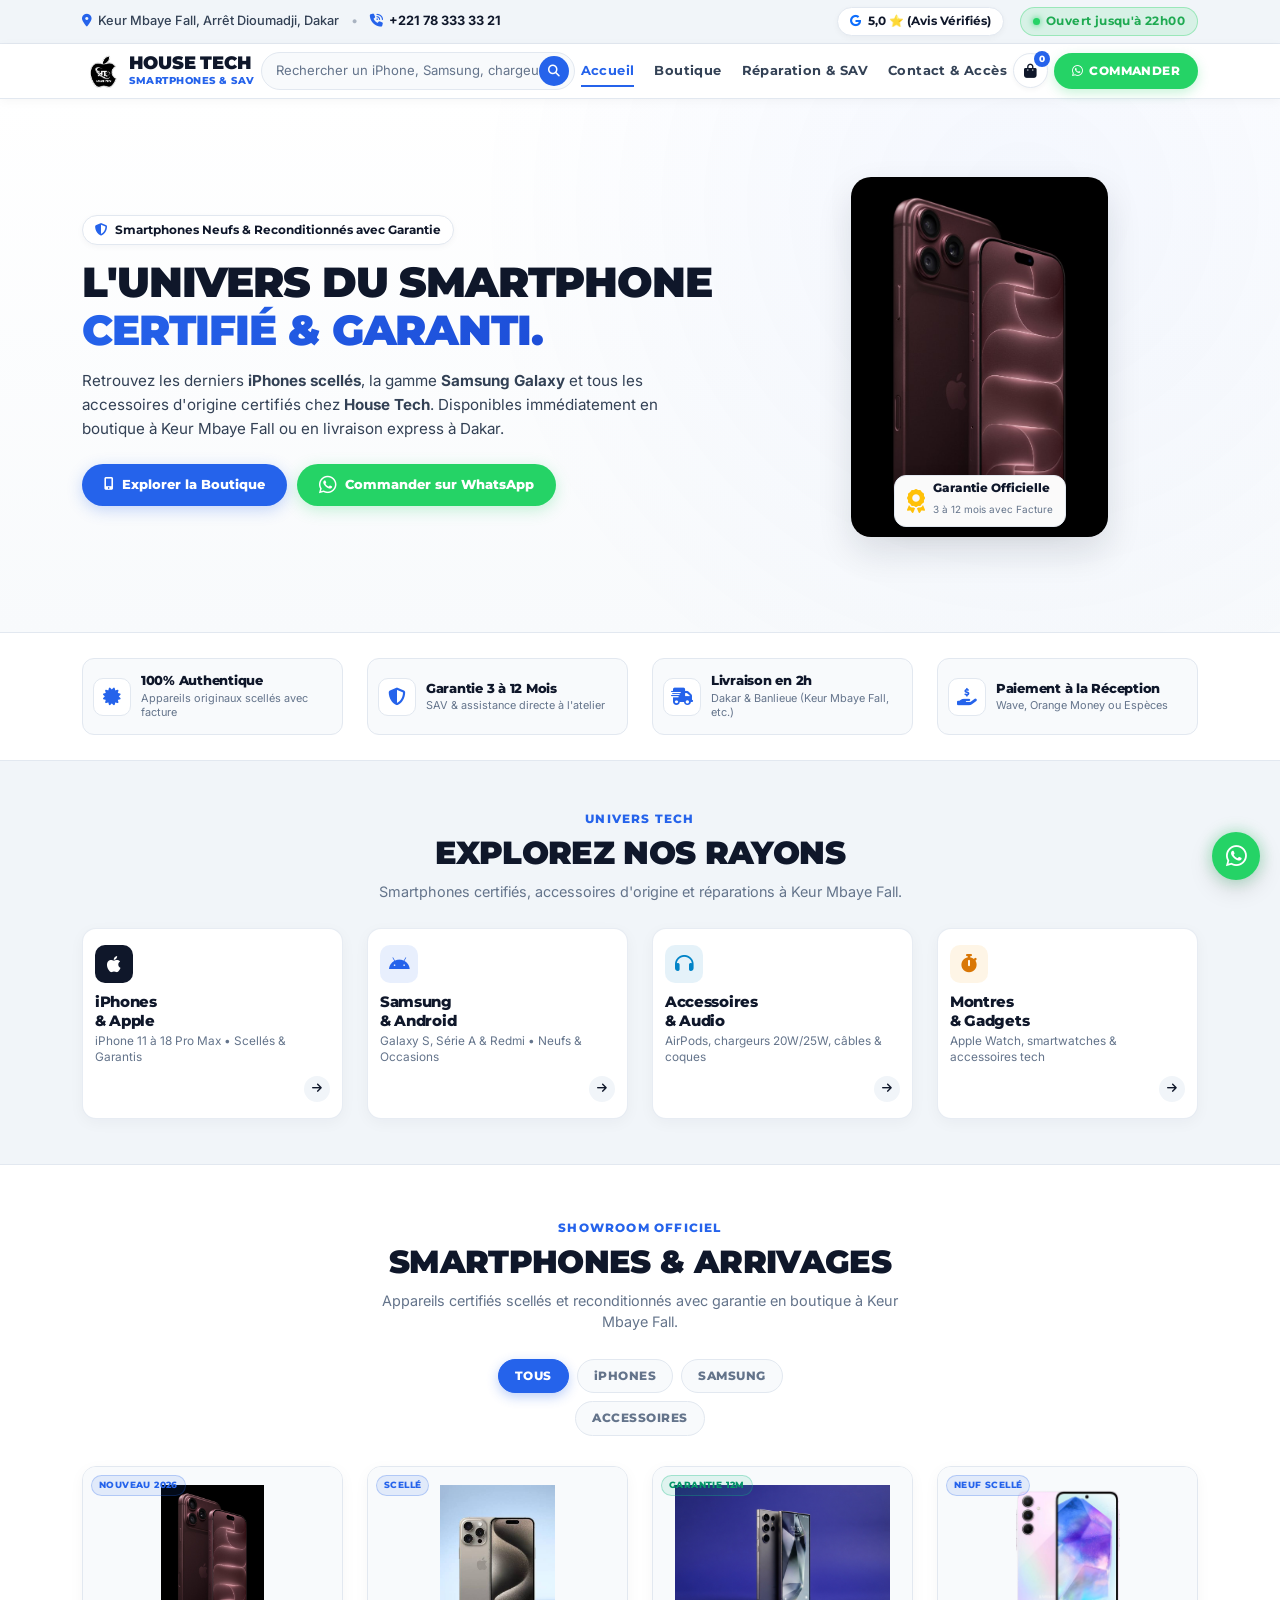
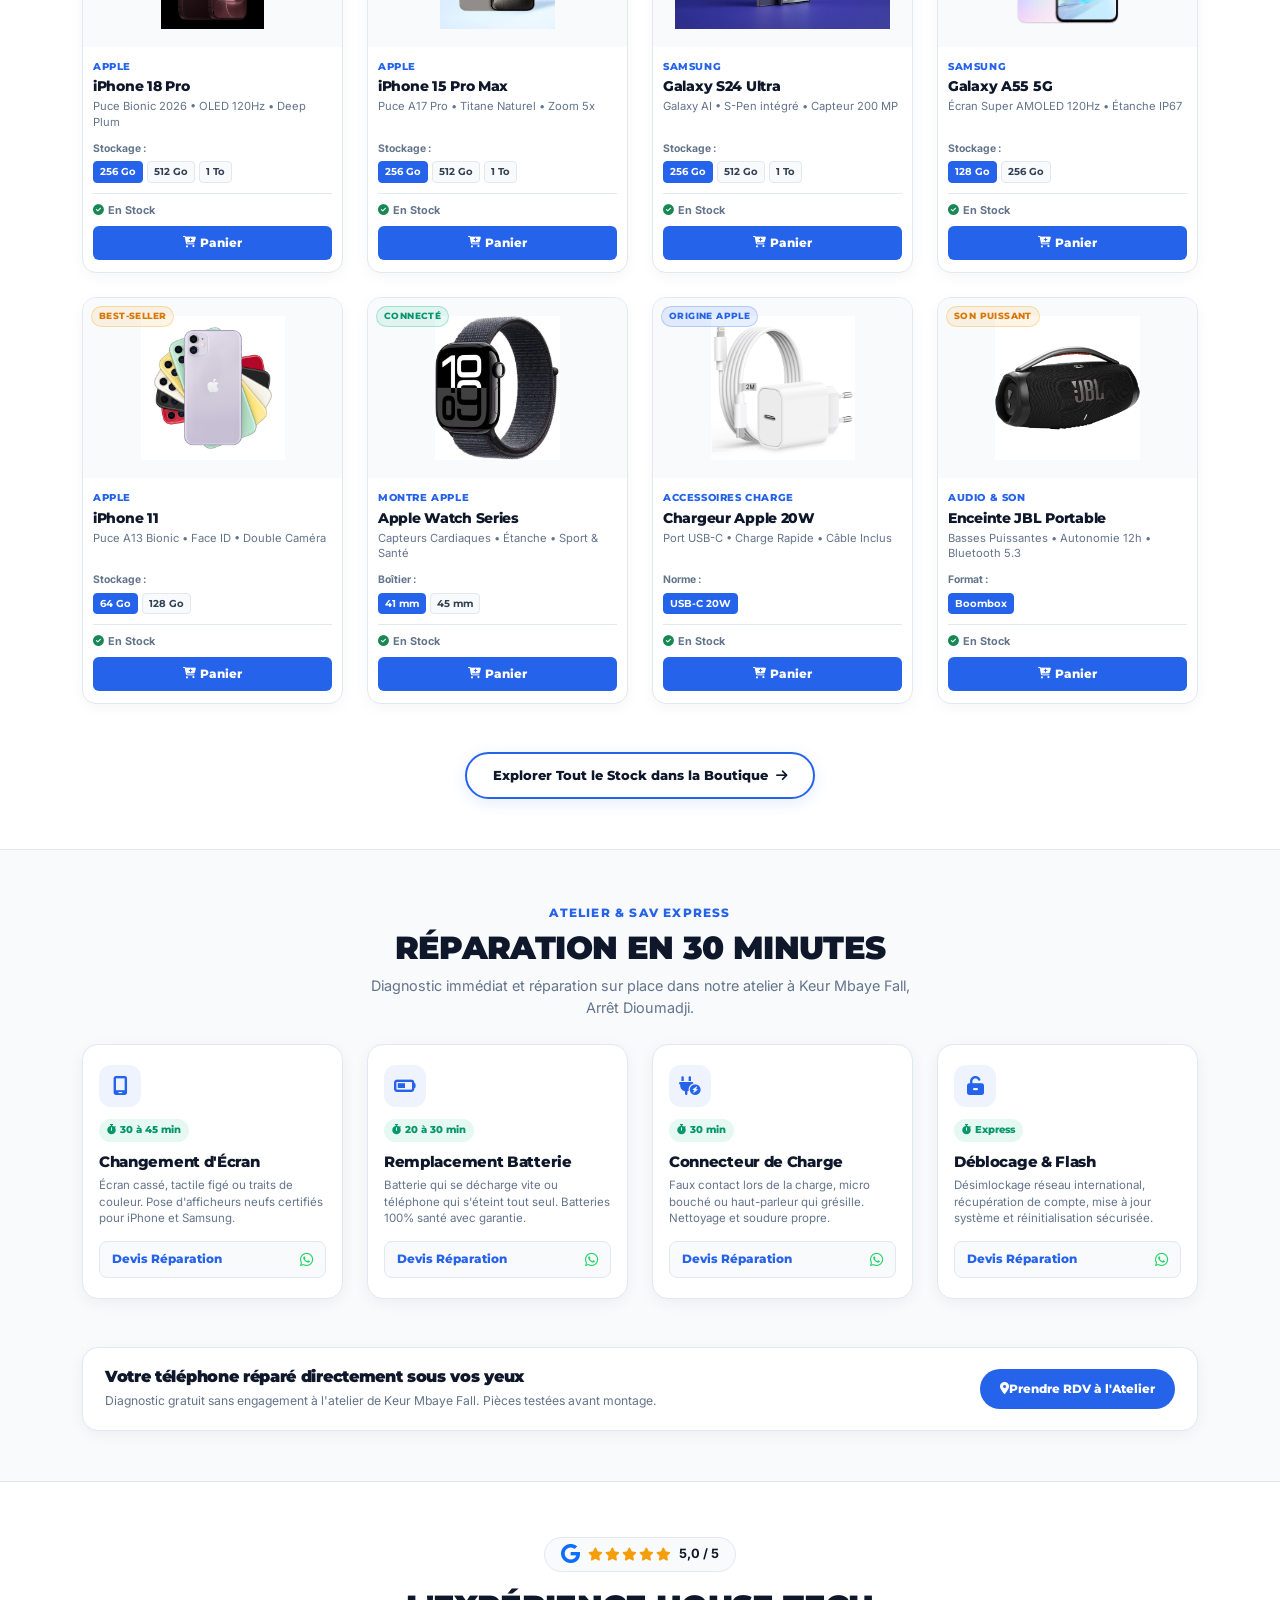
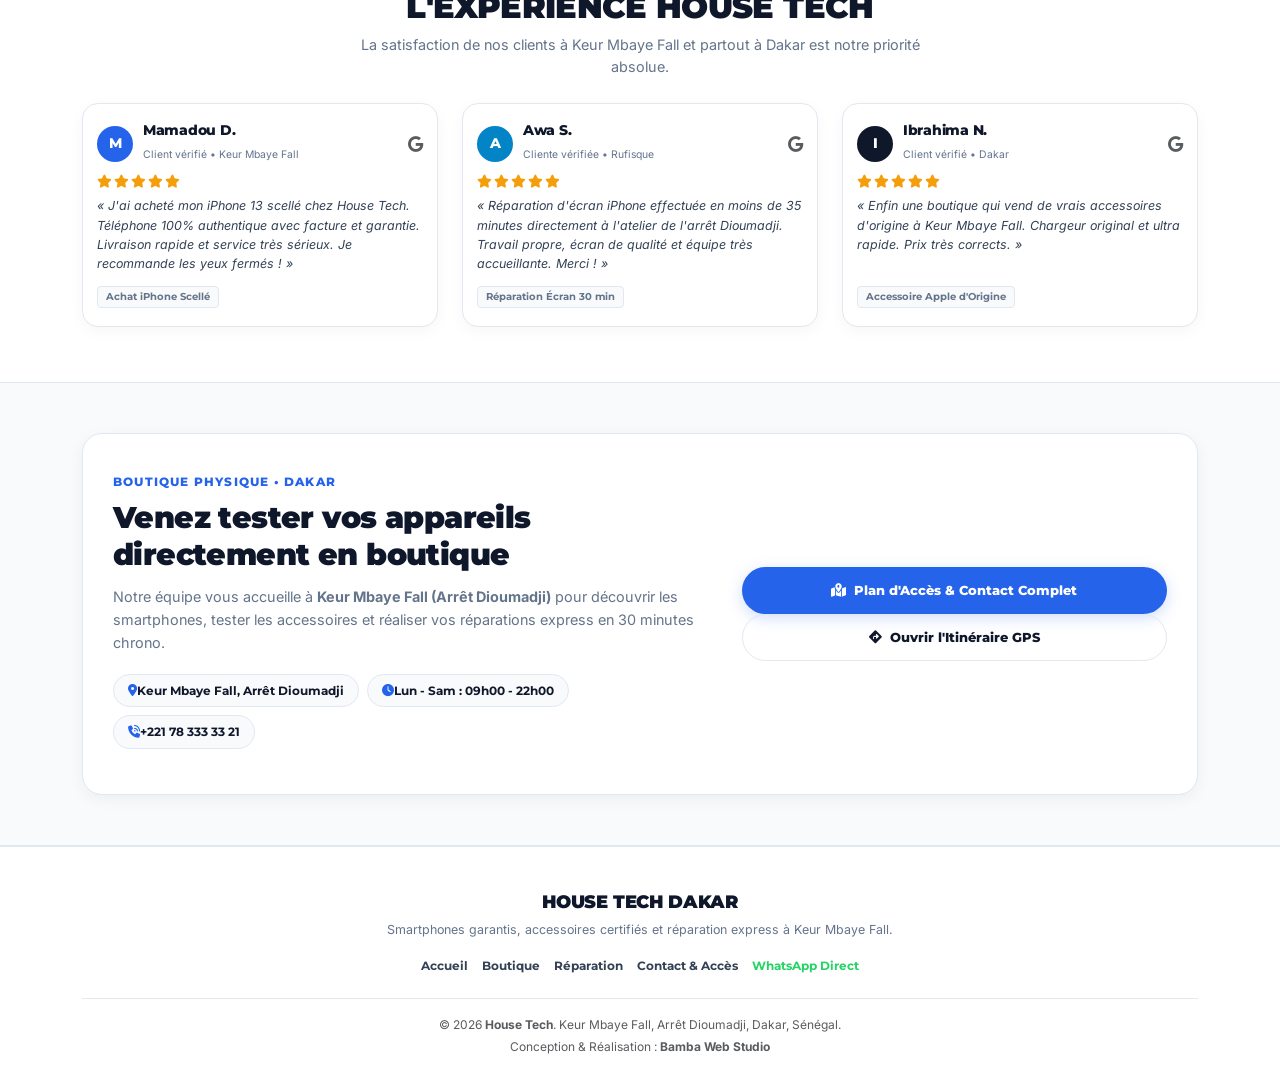
<file: index.html>
<!DOCTYPE html>
<html lang="fr" class="scroll-smooth">

<head>
    <!-- ==========================================================================
            MÉTADONNÉES DE BASE & PERFORMANCE
         ========================================================================== -->
    <meta charset="UTF-8">
    <meta name="viewport" content="width=device-width, initial-scale=1.0">
    <meta http-equiv="X-UA-Compatible" content="IE=edge">
    <meta name="author" content="Bamba Web Studio - Khadim Seck">
    <meta name="robots" content="index, follow">
    <meta name="geo.region" content="SN-DK">
    <meta name="geo.placename" content="Dakar">
    <meta name="geo.position" content="14.7485;-17.3248">
    <meta name="ICBM" content="14.7485, -17.3248">

    <!-- Titre Officiel & SEO -->
    <title>House Tech Dakar | Smartphones Neufs &amp; Reconditionnés, Accessoires &amp; Réparation</title>
    <meta name="description"
        content="House Tech (Keur Mbaye Fall, Arrêt Dioumadji) : Vente d'iPhones scellés, Samsung Galaxy, accessoires certifiés et atelier de réparation express en 30 min à Dakar.">
    <meta name="keywords"
        content="House Tech Dakar, vente iPhone Dakar, smartphone Keur Mbaye Fall, Samsung Sénégal, réparation téléphone Dakar, chargeur original, Iphone sénégal, Iphone authentique dakar, Iphone authentique Sénégal, Bamba Web Studio">

    <!-- Favicon Officiel (Logo Pomme HT) -->
    <link rel="icon" type="image/png" href="assets/img/logo/logo.png">
    <link rel="shortcut icon" href="assets/img/logo/logo.png" type="image/x-icon">

    <!-- Open Graph (Partage WhatsApp & Réseaux Sociaux) -->
    <meta property="og:type" content="website">
    <meta property="og:title" content="House Tech Dakar | Smartphones &amp; Accessoires d'Origine">
    <meta property="og:description"
        content="Smartphones garantis jusqu'à 12 mois, accessoires certifiés et réparation express à Keur Mbaye Fall.">
    <meta property="og:image" content="assets/img/logo/logo.png">
    <meta property="og:url" content="https://housetech.sn">
    <meta property="og:locale" content="fr_SN">

    <!-- Optimisation Vitesse : Pré-connexion aux polices Google Fonts -->
    <link rel="preconnect" href="https://fonts.googleapis.com">
    <link rel="preconnect" href="https://fonts.gstatic.com" crossorigin>
    <link
        href="https://fonts.googleapis.com/css2?family=Inter:wght@400;500;600;700&family=Montserrat:wght@600;700;800;900&display=swap"
        rel="stylesheet">

    <!-- Frameworks Légers CDN (Bootstrap 5.3 & FontAwesome 6) -->
    <link href="https://cdn.jsdelivr.net/npm/bootstrap@5.3.3/dist/css/bootstrap.min.css" rel="stylesheet"
        integrity="sha384-QWTKZyjpPEjISv5WaRU9OFeRpok6YctnYmDr5pNlyT2bRjXh0JMhjY6hW+ALEwIH" crossorigin="anonymous">
    <link rel="stylesheet" href="https://cdnjs.cloudflare.com/ajax/libs/font-awesome/6.5.1/css/all.min.css">

    <!-- Feuille de Style Officielle House Tech -->
    <link rel="stylesheet" href="assets/css/style.css">
</head>

<body id="page-top">

    <!-- ==========================================================================
            SECTION 1 : TOPBAR CLAIRE TECH (CONTACT DIRECT & HORAIRES)
         ========================================================================== -->
    <div class="topbar-light">
        <div class="container">
            <div class="topbar-flex">
                <!-- Coordonnées Physiques & Appel -->
                <div class="topbar-left">
                    <span class="topbar-item">
                        <i class="fas fa-location-dot text-tech-blue"></i>
                        Keur Mbaye Fall, Arrêt Dioumadji, Dakar
                    </span>
                    <span class="topbar-sep d-none d-md-inline">•</span>
                    <span class="topbar-item">
                        <i class="fas fa-phone-volume text-tech-blue"></i>
                        <a href="tel:+221783333321">+221 78 333 33 21</a>
                    </span>
                </div>

                <!-- Preuve Sociale Google & Statut d'Ouverture -->
                <div class="topbar-right d-none d-md-flex align-items-center gap-3">
                    <span class="badge-google">
                        <i class="fab fa-google text-primary me-1"></i> 5,0 ⭐ (Avis Vérifiés)
                    </span>
                    <span class="badge-status-open">
                        <span class="pulse-indicator"></span> Ouvert jusqu'à 22h00
                    </span>
                </div>
            </div>
        </div>
    </div>
    <!-- ==========================================================================
            SECTION 2 : HEADER E-COMMERCE TECH (LOGO HT, RECHERCHE & PANIER)
         ========================================================================== -->
    <header class="main-header sticky-top">
        <div class="container">
            <div class="header-row">
                <!-- 1. Logo Officiel House Tech -->
                <!-- 1. Logo Officiel House Tech -->
                <a class="brand-box" href="index.html">
                    <img src="assets/img/logo/logo.png" alt="House Tech Dakar" class="brand-logo">
                    <div class="brand-text">
                        <span class="brand-title">HOUSE TECH</span>
                        <span class="brand-sub d-none d-sm-inline">SMARTPHONES &amp; SAV</span>
                    </div>
                </a>

                <!-- 2. Barre de Recherche en Direct (Style TechShop / E-commerce Pro) -->
                <div class="header-search-box d-none d-lg-flex">
                    <form class="search-form" onsubmit="event.preventDefault();">
                        <input type="text" id="liveSearchInput" placeholder="Rechercher un iPhone, Samsung, chargeur, écouteurs..." autocomplete="off">
                        <button type="submit" aria-label="Rechercher">
                            <i class="fas fa-magnifying-glass"></i>
                        </button>
                    </form>
                </div>

                <!-- 3. Navigation Liens Principaux (Multi-Pages) -->
                <nav class="header-nav d-none d-xl-flex">
                    <a href="index.html" class="nav-link-custom active">Accueil</a>
                    <a href="boutique.html" class="nav-link-custom">Boutique</a>
                    <a href="reparation.html" class="nav-link-custom">Réparation &amp; SAV</a>
                    <a href="contact.html" class="nav-link-custom">Contact &amp; Accès</a>
                </nav>

                <!-- 4. Actions : Panier, WhatsApp Direct & Burger Mobile -->
                <div class="header-actions">
                    <!-- Bouton Panier Interactif -->
                    <button class="cart-trigger-btn" id="openCartBtn" type="button" aria-label="Voir le panier">
                        <i class="fas fa-bag-shopping"></i>
                        <span class="cart-counter" id="cartCount">0</span>
                    </button>

                    <!-- Bouton WhatsApp Commande -->
                    <a href="https://wa.me/221783333321?text=Bonjour%20House%20Tech,%20je%20souhaite%20commander%20un%20appareil"
                        target="_blank" rel="noopener noreferrer" class="btn-whatsapp-direct d-none d-sm-inline-flex">
                        <i class="fab fa-whatsapp"></i>
                        <span>COMMANDER</span>
                    </a>

                    <!-- Bouton Menu Burger Mobile -->
                    <button class="burger-menu-btn d-xl-none" id="mobileMenuBtn" type="button" aria-label="Menu">
                        <i class="fas fa-bars-staggered"></i>
                    </button>
                </div>
            </div>

            <!-- Barre de Recherche sur Smartphone (Visible sous 992px) -->
            <div class="mobile-search-row d-lg-none py-2">
                <form class="search-form" onsubmit="event.preventDefault();">
                    <input type="text" placeholder="Rechercher un iPhone, Samsung, accessoire..." autocomplete="off">
                    <button type="submit" aria-label="Rechercher">
                        <i class="fas fa-magnifying-glass"></i>
                    </button>
                </form>
            </div>
        </div>

        <!-- Tiroir de Navigation Mobile (Fond Blanc Opaque 100% Étanche) -->
        <div class="mobile-nav-drawer" id="mobileNavDrawer">
            <nav class="mobile-nav-links">
                <a href="index.html" class="m-nav-link active">Accueil</a>
                <a href="boutique.html" class="m-nav-link">Boutique (Tous les smartphones)</a>
                <a href="reparation.html" class="m-nav-link">Atelier Réparation &amp; SAV (Keur Mbaye Fall)</a>
                <a href="contact.html" class="m-nav-link">Accès Boutique &amp; Horaires</a>
                <a href="https://wa.me/221783333321" target="_blank" class="m-nav-link text-whatsapp">
                    <i class="fab fa-whatsapp me-2"></i>WhatsApp Direct : +221 78 333 33 21
                </a>
            </nav>
        </div>
    </header>
    <!-- ==========================================================================
            SECTION 3 : HERO SECTION TECH (ACCROCHE PRESTIGE)
         ========================================================================== -->
    <section class="hero-tech-section">
        <div class="container">
            <div class="row align-items-center g-4 g-lg-5 py-4 py-lg-5">
                <!-- Colonne Gauche : Titre, Slogan & Boutons -->
                <div class="col-lg-7 text-center text-lg-start">
                    <div class="hero-tech-badge">
                        <i class="fas fa-shield-halved text-tech-blue me-2"></i>
                        <span>Smartphones Neufs &amp; Reconditionnés avec Garantie</span>
                    </div>

                    <h1 class="hero-tech-title">
                        L'UNIVERS DU SMARTPHONE <br class="d-none d-md-inline">
                        <span class="text-tech-gradient">CERTIFIÉ &amp; GARANTI.</span>
                    </h1>

                    <p class="hero-tech-desc">
                        Retrouvez les derniers <strong>iPhones scellés</strong>, la gamme <strong>Samsung Galaxy</strong> et tous les accessoires d'origine certifiés chez <strong>House Tech</strong>. Disponibles immédiatement en boutique à Keur Mbaye Fall ou en livraison express à Dakar.
                    </p>

                    <div class="hero-btn-group mb-0">
                        <a href="boutique.html" class="btn-tech-primary">
                            <i class="fas fa-mobile-screen-button me-2"></i>Explorer la Boutique
                        </a>
                        <a href="https://wa.me/221783333321?text=Salamalekoum%20House%20Tech,%20je%20cherche%20un%20smartphone"
                            target="_blank" rel="noopener noreferrer" class="btn-tech-whatsapp">
                            <i class="fab fa-whatsapp me-2 fs-5"></i>Commander sur WhatsApp
                        </a>
                    </div>
                </div>

                <!-- Colonne Droite : Visuel Smartphone HD avec Badge Flottant -->
                <div class="col-lg-5 text-center">
                    <div class="hero-image-wrapper">
                        <div class="floating-tech-badge">
                            <i class="fas fa-award text-warning fs-4"></i>
                            <div class="text-start">
                                <span class="badge-title">Garantie Officielle</span>
                                <small class="badge-sub">3 à 12 mois avec Facture</small>
                            </div>
                        </div>

                        <img src="assets/img/products/iphones/iphone-18-pro.png"
                            alt="Smartphones House Tech Dakar" class="hero-phone-img">
                    </div>
                </div>
            </div>
        </div>
    </section>

    <!-- ==========================================================================
            SECTION 4 : BANDEAU DE RÉASSURANCE & CONFIANCE (LES 4 PILIERS)
         ========================================================================== -->
    <section class="trust-tech-bar">
        <div class="container">
            <div class="row g-3 g-md-4">
                <!-- 1. Authenticité -->
                <div class="col-6 col-lg-3">
                    <div class="trust-card">
                        <div class="trust-icon-box">
                            <i class="fas fa-certificate text-tech-blue"></i>
                        </div>
                        <div class="trust-text">
                            <h4 class="trust-title">100% Authentique</h4>
                            <p class="trust-desc">Appareils originaux scellés avec facture</p>
                        </div>
                    </div>
                </div>

                <!-- 2. Garantie -->
                <div class="col-6 col-lg-3">
                    <div class="trust-card">
                        <div class="trust-icon-box">
                            <i class="fas fa-shield-halved text-tech-blue"></i>
                        </div>
                        <div class="trust-text">
                            <h4 class="trust-title">Garantie 3 à 12 Mois</h4>
                            <p class="trust-desc">SAV &amp; assistance directe à l'atelier</p>
                        </div>
                    </div>
                </div>

                <!-- 3. Livraison Express -->
                <div class="col-6 col-lg-3">
                    <div class="trust-card">
                        <div class="trust-icon-box">
                            <i class="fas fa-truck-fast text-tech-blue"></i>
                        </div>
                        <div class="trust-text">
                            <h4 class="trust-title">Livraison en 2h</h4>
                            <p class="trust-desc">Dakar &amp; Banlieue (Keur Mbaye Fall, etc.)</p>
                        </div>
                    </div>
                </div>

                <!-- 4. Paiement Sécurisé -->
                <div class="col-6 col-lg-3">
                    <div class="trust-card">
                        <div class="trust-icon-box">
                            <i class="fas fa-hand-holding-dollar text-tech-blue"></i>
                        </div>
                        <div class="trust-text">
                            <h4 class="trust-title">Paiement à la Réception</h4>
                            <p class="trust-desc">Wave, Orange Money ou Espèces</p>
                        </div>
                    </div>
                </div>
            </div>
        </div>
    </section>
    <!-- ==========================================================================
            SECTION 5 : RAYONS & UNIVERS VISUELS (ALIGNE AU MILLIMÈTRE)
         ========================================================================== -->
    <section id="rayons" class="departments-section">
        <div class="container">
            <div class="section-title-wrap text-center">
                <span class="section-tag-blue">UNIVERS TECH</span>
                <h2 class="section-heading-dark">EXPLOREZ NOS RAYONS</h2>
                <p class="section-sub-text">Smartphones certifiés, accessoires d'origine et réparations à Keur Mbaye Fall.</p>
            </div>

            <!-- Grille compacte g-2 sur mobile (zéro espace vide disproportionné) -->
            <div class="row g-2 g-md-3 g-lg-4">
                <!-- Rayon 1 -->
                <div class="col-6 col-lg-3">
                    <a href="boutique.html?cat=iphones" class="tech-widget-card">
                        <div class="widget-icon-box icon-apple"><i class="fab fa-apple"></i></div>
                        <h3 class="widget-title">iPhones <span class="d-block">&amp; Apple</span></h3>
                        <p class="widget-desc">iPhone 11 à 18 Pro Max • Scellés &amp; Garantis</p>
                        <div class="widget-footer">
                            <span class="widget-action-circle"><i class="fas fa-arrow-right"></i></span>
                        </div>
                    </a>
                </div>

                <!-- Rayon 2 -->
                <div class="col-6 col-lg-3">
                    <a href="boutique.html?cat=android" class="tech-widget-card">
                        <div class="widget-icon-box icon-samsung"><i class="fab fa-android"></i></div>
                        <h3 class="widget-title">Samsung <span class="d-block">&amp; Android</span></h3>
                        <p class="widget-desc">Galaxy S, Série A &amp; Redmi • Neufs &amp; Occasions</p>
                        <div class="widget-footer">
                            <span class="widget-action-circle"><i class="fas fa-arrow-right"></i></span>
                        </div>
                    </a>
                </div>

                <!-- Rayon 3 : Zéro mot coupé -->
                <div class="col-6 col-lg-3">
                    <a href="boutique.html?cat=accessoires" class="tech-widget-card">
                        <div class="widget-icon-box icon-audio"><i class="fas fa-headphones"></i></div>
                        <h3 class="widget-title">Accessoires <span class="d-block">&amp; Audio</span></h3>
                        <p class="widget-desc">AirPods, chargeurs 20W/25W, câbles &amp; coques</p>
                        <div class="widget-footer">
                            <span class="widget-action-circle"><i class="fas fa-arrow-right"></i></span>
                        </div>
                    </a>
                </div>

                <!-- Rayon 4 : Zéro mot coupé -->
                <div class="col-6 col-lg-3">
                    <a href="boutique.html?cat=gadgets" class="tech-widget-card">
                        <div class="widget-icon-box icon-watch"><i class="fas fa-stopwatch"></i></div>
                        <h3 class="widget-title">Montres <span class="d-block">&amp; Gadgets</span></h3>
                        <p class="widget-desc">Apple Watch, smartwatches &amp; accessoires tech</p>
                        <div class="widget-footer">
                            <span class="widget-action-circle"><i class="fas fa-arrow-right"></i></span>
                        </div>
                    </a>
                </div>
            </div>
        </div>
    </section>
   <!-- ==========================================================================
            SECTION 6 : SHOWROOM SMARTPHONES & ACCESSOIRES (FICHES COMPLÈTES SANS COUPURE)
         ========================================================================== -->
    <section id="smartphones" class="tech-products-section">
        <div class="container">
            <!-- En-tête -->
            <div class="section-title-wrap text-center">
                <span class="section-tag-blue">SHOWROOM OFFICIEL</span>
                <h2 class="section-heading-dark">SMARTPHONES &amp; ARRIVAGES</h2>
                <p class="section-sub-text">Appareils certifiés scellés et reconditionnés avec garantie en boutique à Keur Mbaye Fall.</p>
            </div>

            <!-- Filtres par Marques (Balayage tactile fluide) -->
            <div class="tech-filters-wrapper">
                <div class="tech-filters-group">
                    <button class="tech-filter-pill active" type="button" data-filter="all">TOUS</button>
                    <button class="tech-filter-pill" type="button" data-filter="iphones">iPHONES</button>
                    <button class="tech-filter-pill" type="button" data-filter="samsung">SAMSUNG</button>
                    <button class="tech-filter-pill" type="button" data-filter="accessoires">ACCESSOIRES</button>
                </div>
            </div>

            <!-- Grille des Produits -->
            <div class="row g-3 g-md-4" id="techGrid">

                <!-- 1. iPhone 18 Pro -->
                <div class="col-6 col-md-4 col-lg-3 tech-product-col" data-category="iphones">
                    <div class="device-card" data-title="iPhone 18 Pro">
                        <div class="device-media-box">
                            <span class="device-badge badge-sealed">NOUVEAU 2026</span>
                            <img src="assets/img/products/iphones/iphone-18-pro.png" alt="iPhone 18 Pro" class="device-img">
                        </div>
                        <div class="device-details">
                            <span class="device-brand-label">Apple</span>
                            <h4 class="device-name">iPhone 18 Pro</h4>
                            <p class="device-short-specs">Puce Bionic 2026 • OLED 120Hz • Deep Plum</p>
                            
                            <div class="storage-selector">
                                <span class="storage-label">Stockage :</span>
                                <div class="storage-options">
                                    <button type="button" class="storage-btn active" onclick="selectStorage(this)">256 Go</button>
                                    <button type="button" class="storage-btn" onclick="selectStorage(this)">512 Go</button>
                                    <button type="button" class="storage-btn" onclick="selectStorage(this)">1 To</button>
                                </div>
                            </div>

                            <div class="device-footer">
                                <span class="stock-status-pill"><i class="fas fa-circle-check text-success me-1"></i>En Stock</span>
                                <button type="button" class="btn-add-device-cart" onclick="addToCart(this)">
                                    <i class="fas fa-cart-plus me-1"></i> Panier
                                </button>
                            </div>
                        </div>
                    </div>
                </div>

                <!-- 2. iPhone 15 Pro Max -->
                <div class="col-6 col-md-4 col-lg-3 tech-product-col" data-category="iphones">
                    <div class="device-card" data-title="iPhone 15 Pro Max">
                        <div class="device-media-box">
                            <span class="device-badge badge-sealed">SCELLÉ</span>
                            <img src="assets/img/products/iphones/iphone-15-pro-max.png" alt="iPhone 15 Pro Max" class="device-img">
                        </div>
                        <div class="device-details">
                            <span class="device-brand-label">Apple</span>
                            <h4 class="device-name">iPhone 15 Pro Max</h4>
                            <p class="device-short-specs">Puce A17 Pro • Titane Naturel • Zoom 5x</p>
                            
                            <div class="storage-selector">
                                <span class="storage-label">Stockage :</span>
                                <div class="storage-options">
                                    <button type="button" class="storage-btn active" onclick="selectStorage(this)">256 Go</button>
                                    <button type="button" class="storage-btn" onclick="selectStorage(this)">512 Go</button>
                                    <button type="button" class="storage-btn" onclick="selectStorage(this)">1 To</button>
                                </div>
                            </div>

                            <div class="device-footer">
                                <span class="stock-status-pill"><i class="fas fa-circle-check text-success me-1"></i>En Stock</span>
                                <button type="button" class="btn-add-device-cart" onclick="addToCart(this)">
                                    <i class="fas fa-cart-plus me-1"></i> Panier
                                </button>
                            </div>
                        </div>
                    </div>
                </div>

                <!-- 3. Samsung Galaxy S24 Ultra -->
                <div class="col-6 col-md-4 col-lg-3 tech-product-col" data-category="samsung">
                    <div class="device-card" data-title="Samsung Galaxy S24 Ultra">
                        <div class="device-media-box">
                            <span class="device-badge badge-warranty">GARANTIE 12M</span>
                            <img src="assets/img/products/android/Galaxy-S24-Ultra.png" alt="Samsung Galaxy S24 Ultra" class="device-img">
                        </div>
                        <div class="device-details">
                            <span class="device-brand-label">Samsung</span>
                            <h4 class="device-name">Galaxy S24 Ultra</h4>
                            <p class="device-short-specs">Galaxy AI • S-Pen intégré • Capteur 200 MP</p>
                            
                            <div class="storage-selector">
                                <span class="storage-label">Stockage :</span>
                                <div class="storage-options">
                                    <button type="button" class="storage-btn active" onclick="selectStorage(this)">256 Go</button>
                                    <button type="button" class="storage-btn" onclick="selectStorage(this)">512 Go</button>
                                    <button type="button" class="storage-btn" onclick="selectStorage(this)">1 To</button>
                                </div>
                            </div>

                            <div class="device-footer">
                                <span class="stock-status-pill"><i class="fas fa-circle-check text-success me-1"></i>En Stock</span>
                                <button type="button" class="btn-add-device-cart" onclick="addToCart(this)">
                                    <i class="fas fa-cart-plus me-1"></i> Panier
                                </button>
                            </div>
                        </div>
                    </div>
                </div>

                <!-- 4. Samsung Galaxy A55 5G -->
                <div class="col-6 col-md-4 col-lg-3 tech-product-col" data-category="samsung">
                    <div class="device-card" data-title="Samsung Galaxy A55 5G">
                        <div class="device-media-box">
                            <span class="device-badge badge-sealed">NEUF SCELLÉ</span>
                            <img src="assets/img/products/android/Galaxy-A55-5G.png" alt="Samsung Galaxy A55 5G" class="device-img">
                        </div>
                        <div class="device-details">
                            <span class="device-brand-label">Samsung</span>
                            <h4 class="device-name">Galaxy A55 5G</h4>
                            <p class="device-short-specs">Écran Super AMOLED 120Hz • Étanche IP67</p>
                            
                            <div class="storage-selector">
                                <span class="storage-label">Stockage :</span>
                                <div class="storage-options">
                                    <button type="button" class="storage-btn active" onclick="selectStorage(this)">128 Go</button>
                                    <button type="button" class="storage-btn" onclick="selectStorage(this)">256 Go</button>
                                </div>
                            </div>

                            <div class="device-footer">
                                <span class="stock-status-pill"><i class="fas fa-circle-check text-success me-1"></i>En Stock</span>
                                <button type="button" class="btn-add-device-cart" onclick="addToCart(this)">
                                    <i class="fas fa-cart-plus me-1"></i> Panier
                                </button>
                            </div>
                        </div>
                    </div>
                </div>

                <!-- 5. iPhone 11 -->
                <div class="col-6 col-md-4 col-lg-3 tech-product-col" data-category="iphones">
                    <div class="device-card" data-title="iPhone 11">
                        <div class="device-media-box">
                            <span class="device-badge badge-popular">BEST-SELLER</span>
                            <img src="assets/img/products/iphones/Iphone-11.jpg" alt="iPhone 11" class="device-img">
                        </div>
                        <div class="device-details">
                            <span class="device-brand-label">Apple</span>
                            <h4 class="device-name">iPhone 11</h4>
                            <p class="device-short-specs">Puce A13 Bionic • Face ID • Double Caméra</p>
                            
                            <div class="storage-selector">
                                <span class="storage-label">Stockage :</span>
                                <div class="storage-options">
                                    <button type="button" class="storage-btn active" onclick="selectStorage(this)">64 Go</button>
                                    <button type="button" class="storage-btn" onclick="selectStorage(this)">128 Go</button>
                                </div>
                            </div>

                            <div class="device-footer">
                                <span class="stock-status-pill"><i class="fas fa-circle-check text-success me-1"></i>En Stock</span>
                                <button type="button" class="btn-add-device-cart" onclick="addToCart(this)">
                                    <i class="fas fa-cart-plus me-1"></i> Panier
                                </button>
                            </div>
                        </div>
                    </div>
                </div>

                <!-- 6. Apple Watch Series -->
                <div class="col-6 col-md-4 col-lg-3 tech-product-col" data-category="accessoires">
                    <div class="device-card" data-title="Apple Watch Series Connectée">
                        <div class="device-media-box">
                            <span class="device-badge badge-warranty">CONNECTÉ</span>
                            <img src="assets/img/products/accessoires/Apple-Watch-Series.png" alt="Apple Watch Series" class="device-img">
                        </div>
                        <div class="device-details">
                            <span class="device-brand-label">Montre Apple</span>
                            <h4 class="device-name">Apple Watch Series</h4>
                            <p class="device-short-specs">Capteurs Cardiaques • Étanche • Sport &amp; Santé</p>
                            
                            <div class="storage-selector">
                                <span class="storage-label">Boîtier :</span>
                                <div class="storage-options">
                                    <button type="button" class="storage-btn active" onclick="selectStorage(this)">41 mm</button>
                                    <button type="button" class="storage-btn" onclick="selectStorage(this)">45 mm</button>
                                </div>
                            </div>

                            <div class="device-footer">
                                <span class="stock-status-pill"><i class="fas fa-circle-check text-success me-1"></i>En Stock</span>
                                <button type="button" class="btn-add-device-cart" onclick="addToCart(this)">
                                    <i class="fas fa-cart-plus me-1"></i> Panier
                                </button>
                            </div>
                        </div>
                    </div>
                </div>

                <!-- 7. Adaptateur 20W Apple Original -->
                <div class="col-6 col-md-4 col-lg-3 tech-product-col" data-category="accessoires">
                    <div class="device-card" data-title="Chargeur 20W Apple USB-C Original">
                        <div class="device-media-box">
                            <span class="device-badge badge-sealed">ORIGINE APPLE</span>
                            <img src="assets/img/products/accessoires/Adaptateur-20W-Apple.png" alt="Chargeur Apple 20W" class="device-img">
                        </div>
                        <div class="device-details">
                            <span class="device-brand-label">Accessoires Charge</span>
                            <h4 class="device-name">Chargeur Apple 20W</h4>
                            <p class="device-short-specs">Port USB-C • Charge Rapide • Câble Inclus</p>
                            
                            <div class="storage-selector">
                                <span class="storage-label">Norme :</span>
                                <div class="storage-options">
                                    <button type="button" class="storage-btn active">USB-C 20W</button>
                                </div>
                            </div>

                            <div class="device-footer">
                                <span class="stock-status-pill"><i class="fas fa-circle-check text-success me-1"></i>En Stock</span>
                                <button type="button" class="btn-add-device-cart" onclick="addToCart(this)">
                                    <i class="fas fa-cart-plus me-1"></i> Panier
                                </button>
                            </div>
                        </div>
                    </div>
                </div>

                <!-- 8. Enceinte Bluetooth JBL -->
                <div class="col-6 col-md-4 col-lg-3 tech-product-col" data-category="accessoires">
                    <div class="device-card" data-title="Enceinte Bluetooth JBL Portable">
                        <div class="device-media-box">
                            <span class="device-badge badge-popular">SON PUISSANT</span>
                            <img src="assets/img/products/accessoires/Bluetooth-Speaker-JBL.png" alt="Enceinte Bluetooth JBL" class="device-img">
                        </div>
                        <div class="device-details">
                            <span class="device-brand-label">Audio &amp; Son</span>
                            <h4 class="device-name">Enceinte JBL Portable</h4>
                            <p class="device-short-specs">Basses Puissantes • Autonomie 12h • Bluetooth 5.3</p>
                            
                            <div class="storage-selector">
                                <span class="storage-label">Format :</span>
                                <div class="storage-options">
                                    <button type="button" class="storage-btn active">Boombox</button>
                                </div>
                            </div>

                            <div class="device-footer">
                                <span class="stock-status-pill"><i class="fas fa-circle-check text-success me-1"></i>En Stock</span>
                                <button type="button" class="btn-add-device-cart" onclick="addToCart(this)">
                                    <i class="fas fa-cart-plus me-1"></i> Panier
                                </button>
                            </div>
                        </div>
                    </div>
                </div>

            </div>

            <!-- Bouton vers la boutique complète -->
            <div class="text-center mt-4 mt-md-5">
                <a href="boutique.html" class="btn-view-all-shop">
                    <span>Explorer Tout le Stock dans la Boutique</span>
                    <i class="fas fa-arrow-right ms-2"></i>
                </a>
            </div>
        </div>
    </section> 
    <!-- ==========================================================================
            SECTION 7 : ATELIER RÉPARATION & SAV EXPRESS (30 MIN À KEUR MBAYE FALL)
         ========================================================================== -->
    <section id="reparation" class="repair-service-section">
        <div class="container">
            <!-- En-tête -->
            <div class="section-title-wrap text-center">
                <span class="section-tag-blue">ATELIER &amp; SAV EXPRESS</span>
                <h2 class="section-heading-dark">RÉPARATION EN 30 MINUTES</h2>
                <p class="section-sub-text">Diagnostic immédiat et réparation sur place dans notre atelier à Keur Mbaye Fall, Arrêt Dioumadji.</p>
            </div>

            <!-- Grille des 4 Services de Réparation -->
            <div class="row g-3 g-md-4">
                <!-- 1. Écran -->
                <div class="col-12 col-sm-6 col-lg-3">
                    <div class="repair-card">
                        <div class="repair-icon-box">
                            <i class="fas fa-mobile-screen text-tech-blue"></i>
                        </div>
                        <span class="repair-time-badge"><i class="fas fa-stopwatch me-1"></i>30 à 45 min</span>
                        <h3 class="repair-title">Changement d'Écran</h3>
                        <p class="repair-desc">Écran cassé, tactile figé ou traits de couleur. Pose d'afficheurs neufs certifiés pour iPhone et Samsung.</p>
                        <a href="https://wa.me/221783333321?text=Salamalekoum%20House%20Tech,%20je%20souhaite%20un%20devis%20pour%20changer%20mon%20écran"
                            target="_blank" rel="noopener noreferrer" class="btn-repair-quote">
                            <span>Devis Réparation</span>
                            <i class="fab fa-whatsapp ms-1"></i>
                        </a>
                    </div>
                </div>

                <!-- 2. Batterie -->
                <div class="col-12 col-sm-6 col-lg-3">
                    <div class="repair-card">
                        <div class="repair-icon-box">
                            <i class="fas fa-battery-half text-tech-blue"></i>
                        </div>
                        <span class="repair-time-badge"><i class="fas fa-stopwatch me-1"></i>20 à 30 min</span>
                        <h3 class="repair-title">Remplacement Batterie</h3>
                        <p class="repair-desc">Batterie qui se décharge vite ou téléphone qui s'éteint tout seul. Batteries 100% santé avec garantie.</p>
                        <a href="https://wa.me/221783333321?text=Salamalekoum%20House%20Tech,%20je%20souhaite%20un%20devis%20pour%20remplacer%20ma%20batterie"
                            target="_blank" rel="noopener noreferrer" class="btn-repair-quote">
                            <span>Devis Réparation</span>
                            <i class="fab fa-whatsapp ms-1"></i>
                        </a>
                    </div>
                </div>

                <!-- 3. Connecteur & Son -->
                <div class="col-12 col-sm-6 col-lg-3">
                    <div class="repair-card">
                        <div class="repair-icon-box">
                            <i class="fas fa-plug-circle-bolt text-tech-blue"></i>
                        </div>
                        <span class="repair-time-badge"><i class="fas fa-stopwatch me-1"></i>30 min</span>
                        <h3 class="repair-title">Connecteur de Charge</h3>
                        <p class="repair-desc">Faux contact lors de la charge, micro bouché ou haut-parleur qui grésille. Nettoyage et soudure propre.</p>
                        <a href="https://wa.me/221783333321?text=Salamalekoum%20House%20Tech,%20mon%20téléphone%20a%20un%20problème%20de%20charge/son"
                            target="_blank" rel="noopener noreferrer" class="btn-repair-quote">
                            <span>Devis Réparation</span>
                            <i class="fab fa-whatsapp ms-1"></i>
                        </a>
                    </div>
                </div>

                <!-- 4. Déblocage & Système -->
                <div class="col-12 col-sm-6 col-lg-3">
                    <div class="repair-card">
                        <div class="repair-icon-box">
                            <i class="fas fa-unlock-keyhole text-tech-blue"></i>
                        </div>
                        <span class="repair-time-badge"><i class="fas fa-stopwatch me-1"></i>Express</span>
                        <h3 class="repair-title">Déblocage &amp; Flash</h3>
                        <p class="repair-desc">Désimlockage réseau international, récupération de compte, mise à jour système et réinitialisation sécurisée.</p>
                        <a href="https://wa.me/221783333321?text=Salamalekoum%20House%20Tech,%20j'ai%20besoin%20d'un%20déblocage/flash%20de%20téléphone"
                            target="_blank" rel="noopener noreferrer" class="btn-repair-quote">
                            <span>Devis Réparation</span>
                            <i class="fab fa-whatsapp ms-1"></i>
                        </a>
                    </div>
                </div>
            </div>

            <!-- Bandeau de Réassurance Atelier -->
            <div class="repair-trust-banner mt-4 mt-md-5">
                <div class="row align-items-center g-3 text-center text-md-start">
                    <div class="col-12 col-md-8">
                        <h4 class="trust-banner-title">Votre téléphone réparé directement sous vos yeux</h4>
                        <p class="trust-banner-sub mb-0">Diagnostic gratuit sans engagement à l'atelier de Keur Mbaye Fall. Pièces testées avant montage.</p>
                    </div>
                    <div class="col-12 col-md-4 text-md-end">
                        <a href="https://wa.me/221783333321?text=Salamalekoum%20House%20Tech,%20je%20veux%20passer%20à%20l'atelier%20pour%20une%20réparation"
                            target="_blank" rel="noopener noreferrer" class="btn-visit-workshop">
                            <i class="fas fa-location-dot me-1.5"></i>Prendre RDV à l'Atelier
                        </a>
                    </div>
                </div>
            </div>
        </div>
    </section>
    <!-- ==========================================================================
            SECTION 8 : AVIS CLIENTS VÉRIFIÉS (5,0 ÉTOILES GOOGLE MAPS)
         ========================================================================== -->
    <section class="reviews-tech-section">
        <div class="container">
            <!-- En-tête -->
            <div class="section-title-wrap text-center">
                <div class="google-rating-score-pill">
                    <i class="fab fa-google text-primary me-2 fs-5"></i>
                    <div class="stars-gold me-2">
                        <i class="fas fa-star"></i>
                        <i class="fas fa-star"></i>
                        <i class="fas fa-star"></i>
                        <i class="fas fa-star"></i>
                        <i class="fas fa-star"></i>
                    </div>
                    <strong>5,0 / 5</strong>
                </div>
                <h2 class="section-heading-dark mt-3">L'EXPÉRIENCE HOUSE TECH</h2>
                <p class="section-sub-text">La satisfaction de nos clients à Keur Mbaye Fall et partout à Dakar est notre priorité absolue.</p>
            </div>

            <!-- Grille des 3 Avis Clients -->
            <div class="row g-3 g-md-4">
                <!-- Avis 1 : Achat iPhone -->
                <div class="col-12 col-md-4">
                    <div class="review-card">
                        <div class="review-card-header">
                            <div class="reviewer-avatar">M</div>
                            <div>
                                <h5 class="reviewer-name">Mamadou D.</h5>
                                <small class="review-date">Client vérifié • Keur Mbaye Fall</small>
                            </div>
                            <i class="fab fa-google text-muted ms-auto fs-6"></i>
                        </div>
                        <div class="stars-gold mb-2">
                            <i class="fas fa-star"></i><i class="fas fa-star"></i><i class="fas fa-star"></i><i class="fas fa-star"></i><i class="fas fa-star"></i>
                        </div>
                        <p class="review-text">
                            « J'ai acheté mon iPhone 13 scellé chez House Tech. Téléphone 100% authentique avec facture et garantie. Livraison rapide et service très sérieux. Je recommande les yeux fermés ! »
                        </p>
                        <span class="review-tag">Achat iPhone Scellé</span>
                    </div>
                </div>

                <!-- Avis 2 : Réparation Écran SAV -->
                <div class="col-12 col-md-4">
                    <div class="review-card">
                        <div class="review-card-header">
                            <div class="reviewer-avatar avatar-blue">A</div>
                            <div>
                                <h5 class="reviewer-name">Awa S.</h5>
                                <small class="review-date">Cliente vérifiée • Rufisque</small>
                            </div>
                            <i class="fab fa-google text-muted ms-auto fs-6"></i>
                        </div>
                        <div class="stars-gold mb-2">
                            <i class="fas fa-star"></i><i class="fas fa-star"></i><i class="fas fa-star"></i><i class="fas fa-star"></i><i class="fas fa-star"></i>
                        </div>
                        <p class="review-text">
                            « Réparation d'écran iPhone effectuée en moins de 35 minutes directement à l'atelier de l'arrêt Dioumadji. Travail propre, écran de qualité et équipe très accueillante. Merci ! »
                        </p>
                        <span class="review-tag">Réparation Écran 30 min</span>
                    </div>
                </div>

                <!-- Avis 3 : Accessoire Chargeur -->
                <div class="col-12 col-md-4">
                    <div class="review-card">
                        <div class="review-card-header">
                            <div class="reviewer-avatar avatar-dark">I</div>
                            <div>
                                <h5 class="reviewer-name">Ibrahima N.</h5>
                                <small class="review-date">Client vérifié • Dakar</small>
                            </div>
                            <i class="fab fa-google text-muted ms-auto fs-6"></i>
                        </div>
                        <div class="stars-gold mb-2">
                            <i class="fas fa-star"></i><i class="fas fa-star"></i><i class="fas fa-star"></i><i class="fas fa-star"></i><i class="fas fa-star"></i>
                        </div>
                        <p class="review-text">
                            « Enfin une boutique qui vend de vrais accessoires d'origine à Keur Mbaye Fall. Chargeur original et ultra rapide. Prix très corrects. »
                        </p>
                        <span class="review-tag">Accessoire Apple d'Origine</span>
                    </div>
                </div>
            </div>
        </div>
    </section>
    <!-- ==========================================================================
            SECTION 9 : RETRAIT EN BOUTIQUE & ACCÈS EXPRESS (LIGHT & RAPIDE)
         ========================================================================== -->
    <section class="store-teaser-section">
        <div class="container">
            <div class="store-teaser-card">
                <div class="row align-items-center g-4">
                    <div class="col-lg-7 text-center text-lg-start">
                        <span class="section-tag-blue mb-2">BOUTIQUE PHYSIQUE • DAKAR</span>
                        <h2 class="store-teaser-title">Venez tester vos appareils directement en boutique</h2>
                        <p class="store-teaser-desc">
                            Notre équipe vous accueille à <strong>Keur Mbaye Fall (Arrêt Dioumadji)</strong> pour découvrir les smartphones, tester les accessoires et réaliser vos réparations express en 30 minutes chrono.
                        </p>
                        
                        <div class="store-info-pills">
                            <span class="store-pill">
                                <i class="fas fa-location-dot text-tech-blue me-1.5"></i>Keur Mbaye Fall, Arrêt Dioumadji
                            </span>
                            <span class="store-pill">
                                <i class="fas fa-clock text-tech-blue me-1.5"></i>Lun - Sam : 09h00 - 22h00
                            </span>
                            <span class="store-pill">
                                <i class="fas fa-phone-volume text-tech-blue me-1.5"></i>+221 78 333 33 21
                            </span>
                        </div>
                    </div>

                    <div class="col-lg-5 text-center text-lg-end">
                        <div class="d-flex flex-column flex-sm-row flex-lg-column gap-2.5 justify-content-center">
                            <a href="contact.html" class="btn-store-primary">
                                <i class="fas fa-map-location-dot me-2"></i>Plan d'Accès &amp; Contact Complet
                            </a>
                            <a href="https://maps.google.com/?q=House+Tech+Dakar+Keur+Mbaye+Fall" target="_blank" rel="noopener noreferrer" class="btn-store-outline">
                                <i class="fas fa-diamond-turn-right me-2"></i>Ouvrir l'Itinéraire GPS
                            </a>
                        </div>
                    </div>
                </div>
            </div>
        </div>
    </section>
    </main>

    <!-- ==========================================================================
            SECTION 10 : FOOTER DE MARQUE & CRÉDITS
         ========================================================================== -->
    <footer class="tech-footer">
        <div class="container text-center">
            <div class="footer-brand-title">HOUSE TECH DAKAR</div>
            <p class="footer-tagline">Smartphones garantis, accessoires certifiés et réparation express à Keur Mbaye Fall.</p>
            
            <div class="footer-links-row">
                <a href="index.html">Accueil</a>
                <a href="boutique.html">Boutique</a>
                <a href="reparation.html">Réparation</a>
                <a href="contact.html">Contact &amp; Accès</a>
                <a href="https://wa.me/221783333321" target="_blank" rel="noopener noreferrer" class="text-whatsapp">WhatsApp Direct</a>
            </div>

            <div class="footer-credits-line">
                <p class="mb-0 fs-8 text-muted">&copy; 2026 <strong>House Tech</strong>. Keur Mbaye Fall, Arrêt Dioumadji, Dakar, Sénégal.</p>
                <small class="fs-8 text-muted">Conception &amp; Réalisation : <strong>Bamba Web Studio</strong></small>
            </div>
        </div>
    </footer>

    <!-- Bouton Flottant WhatsApp (Fixé en bas à droite) -->
    <a href="https://wa.me/221783333321?text=Bonjour%20House%20Tech,%20je%20vous%20contacte%20depuis%20votre%20site%20web" 
       target="_blank" rel="noopener noreferrer" class="floating-whatsapp" aria-label="Discuter sur WhatsApp">
        <i class="fab fa-whatsapp"></i>
    </a>
    <!-- ==========================================================================
            TIROIR DU PANIER TECH (OFFCANVAS BLANC ÉPURÉ)
         ========================================================================== -->
    <div class="cart-backdrop-light" id="cartBackdrop"></div>
    <aside class="cart-side-drawer-light" id="cartDrawer">
        <div class="cart-drawer-header">
            <h5 class="cart-drawer-title">
                <i class="fas fa-bag-shopping text-tech-blue me-2"></i>VOTRE PANIER HOUSE TECH
            </h5>
            <button type="button" class="btn-close-drawer" id="closeCartBtn" aria-label="Fermer">&times;</button>
        </div>
        <div class="cart-drawer-body">
            <div id="cartItemsList" class="cart-items-flow">
                <!-- Rempli par JavaScript -->
            </div>
        </div>
        <div class="cart-drawer-footer">
            <div class="cart-summary-line">
                <span>Appareils sélectionnés :</span>
                <strong id="cartItemCountDisplay">0 article</strong>
            </div>
            <button type="button" id="btnSendWhatsAppOrder" class="btn-whatsapp-checkout-tech" onclick="sendOrderToWhatsApp()">
                <i class="fab fa-whatsapp me-2 fs-5"></i>COMMANDER SUR WHATSAPP
            </button>
            <button type="button" class="btn-clear-cart-tech" onclick="clearCart()">Vider le panier</button>
        </div>
    </aside>

    <!-- Script JavaScript Dédié -->
    <script src="assets/js/main.js"></script>

</body>
</html>
</file>
<file: assets/css/style.css>
/* ==========================================================================
   HOUSE TECH DAKAR - STYLE SHEET OFFICIEL
   Design System Light Tech (Zéro Débordement Garanti de 200px à 4K)
   ========================================================================== */

/* --------------------------------------------------------------------------
   1. VARIABLES DU DESIGN SYSTEM
   -------------------------------------------------------------------------- */
:root {
    --bg-page: #ffffff;
    --bg-surface: #f8fafc;
    --bg-card: #ffffff;
    --bg-topbar: #f1f5f9;

    --tech-blue: #2563eb;
    --tech-blue-hover: #1d4ed8;
    --tech-cyan: #0284c7;
    --color-whatsapp: #25d366;
    --color-whatsapp-dark: #1eaa52;
    --color-gold-star: #f59e0b;

    --text-heading: #0f172a;
    --text-body: #334155;
    --text-muted: #64748b;

    --border-light: #e2e8f0;
    --border-blue: rgba(37, 99, 235, 0.25);
    --shadow-card: 0 4px 15px rgba(15, 23, 42, 0.05);

    --font-heading: 'Montserrat', sans-serif;
    --font-body: 'Inter', sans-serif;

    --transition: 0.22s ease;
}

/* --------------------------------------------------------------------------
   2. RESET STRICT ANTI-DÉBORDEMENT
   -------------------------------------------------------------------------- */
*, *::before, *::after {
    box-sizing: border-box;
    margin: 0;
    padding: 0;
}

html, body {
    width: 100%;
    max-width: 100%;
    overflow-x: clip; /* Empêche tout scroll horizontal parasite */
}

html {
    scroll-behavior: smooth;
    scroll-padding-top: 80px;
    background-color: var(--bg-page);
}

body {
    font-family: var(--font-body);
    background-color: var(--bg-page);
    color: var(--text-body);
    line-height: 1.6;
    font-size: 0.95rem;
    -webkit-font-smoothing: antialiased;
}

h1, h2, h3, h4, h5, h6 {
    font-family: var(--font-heading);
    color: var(--text-heading);
    font-weight: 800;
    letter-spacing: -0.02em;
    word-break: normal;
    overflow-wrap: break-word;
    hyphens: none;
}

.text-tech-blue { color: var(--tech-blue) !important; }
.text-whatsapp { color: var(--color-whatsapp) !important; }
.fs-8 { font-size: 0.75rem !important; }

/* --------------------------------------------------------------------------
   3. SECTION 1 : TOPBAR CLAIRE
   -------------------------------------------------------------------------- */
.topbar-light {
    background-color: var(--bg-topbar);
    border-bottom: 1px solid var(--border-light);
    padding: 7px 0;
    font-size: 0.8rem;
}

.topbar-flex {
    display: flex;
    align-items: center;
    justify-content: space-between;
    width: 100%;
}

.topbar-left {
    display: flex;
    align-items: center;
    gap: 12px;
}

.topbar-item {
    display: inline-flex;
    align-items: center;
    gap: 6px;
    color: var(--text-body);
    font-weight: 500;
}

.topbar-item a {
    color: var(--text-heading);
    text-decoration: none;
    font-weight: 700;
    transition: var(--transition);
}

.topbar-item a:hover {
    color: var(--tech-blue);
}

.topbar-sep {
    color: var(--text-muted);
    opacity: 0.5;
}

.badge-google {
    background-color: #ffffff;
    border: 1px solid var(--border-light);
    color: var(--text-heading);
    font-family: var(--font-heading);
    font-size: 0.74rem;
    font-weight: 700;
    padding: 4px 12px;
    border-radius: 50px;
    box-shadow: 0 2px 6px rgba(0, 0, 0, 0.04);
}

.badge-status-open {
    background-color: rgba(37, 211, 102, 0.12);
    border: 1px solid rgba(37, 211, 102, 0.35);
    color: var(--color-whatsapp-dark);
    font-family: var(--font-heading);
    font-size: 0.72rem;
    font-weight: 700;
    letter-spacing: 0.4px;
    padding: 4px 12px;
    border-radius: 50px;
    display: inline-flex;
    align-items: center;
    gap: 6px;
}

.pulse-indicator {
    width: 7px;
    height: 7px;
    background-color: var(--color-whatsapp);
    border-radius: 50%;
    box-shadow: 0 0 6px var(--color-whatsapp);
}

/* --------------------------------------------------------------------------
   4. SECTION 2 : HEADER E-COMMERCE (100% BLANC OPAQUE - ANTI-TRANSPARENCE)
   -------------------------------------------------------------------------- */
.main-header {
    position: sticky !important;
    top: 0 !important;
    background-color: #ffffff !important; /* 100% Opaque : aucun élément ne passe au travers */
    border-bottom: 1px solid var(--border-light);
    box-shadow: 0 2px 10px rgba(0, 0, 0, 0.04);
    z-index: 1030;
}

.header-row {
    display: flex;
    align-items: center;
    justify-content: space-between;
    padding: 8px 0;
    gap: 6px;
    width: 100%;
}

.brand-box {
    display: inline-flex;
    align-items: center;
    gap: 6px;
    text-decoration: none;
    flex-shrink: 1;
    min-width: 0;
}

.brand-logo {
    height: 38px;
    width: auto;
    object-fit: contain;
    flex-shrink: 0;
}

.brand-text {
    display: flex;
    flex-direction: column;
    min-width: 0;
}

.brand-title {
    font-family: var(--font-heading);
    font-weight: 900;
    font-size: clamp(0.8rem, 3.8vw, 1.15rem);
    color: var(--text-heading);
    line-height: 1.1;
    letter-spacing: -0.01em;
    white-space: nowrap;
}

.brand-sub {
    font-family: var(--font-heading);
    font-size: 0.6rem;
    font-weight: 800;
    color: var(--tech-blue);
    letter-spacing: 0.5px;
    white-space: nowrap;
}

.header-search-box {
    flex-grow: 1;
    max-width: 440px;
}

.search-form {
    display: flex;
    align-items: center;
    width: 100%;
    background-color: var(--bg-surface);
    border: 1.5px solid var(--border-light);
    border-radius: 50px;
    padding: 3px 5px 3px 14px;
    transition: var(--transition);
}

.search-form:focus-within {
    border-color: var(--tech-blue);
    background-color: #ffffff;
    box-shadow: 0 0 0 3px rgba(37, 99, 235, 0.1);
}

.search-form input {
    border: none;
    background: transparent;
    outline: none;
    width: 100%;
    font-size: 0.82rem;
    font-family: var(--font-body);
    color: var(--text-heading);
}

.search-form input::placeholder {
    color: var(--text-muted);
}

.search-form button {
    background-color: var(--tech-blue);
    border: none;
    color: #ffffff;
    width: 30px;
    height: 30px;
    border-radius: 50%;
    display: flex;
    align-items: center;
    justify-content: center;
    font-size: 0.75rem;
    cursor: pointer;
    flex-shrink: 0;
    transition: var(--transition);
}

.search-form button:hover {
    background-color: var(--tech-blue-hover);
}

.header-nav {
    display: flex;
    align-items: center;
    gap: 20px;
}

.nav-link-custom {
    font-family: var(--font-heading);
    font-size: 0.82rem;
    font-weight: 700;
    color: var(--text-body);
    text-decoration: none;
    letter-spacing: 0.4px;
    padding: 6px 0;
    position: relative;
    transition: var(--transition);
}

.nav-link-custom:hover,
.nav-link-custom.active {
    color: var(--tech-blue);
}

.nav-link-custom::after {
    content: '';
    position: absolute;
    bottom: 0;
    left: 0;
    width: 100%;
    height: 2px;
    background-color: var(--tech-blue);
    transform: scaleX(0);
    transition: var(--transition);
}

.nav-link-custom:hover::after,
.nav-link-custom.active::after {
    transform: scaleX(1);
}

.header-actions {
    display: flex;
    align-items: center;
    gap: 6px;
    flex-shrink: 0 !important;
}

.cart-trigger-btn {
    background: #ffffff;
    border: 1.5px solid var(--border-light);
    color: var(--text-heading);
    width: 35px;
    height: 35px;
    border-radius: 50%;
    display: flex;
    align-items: center;
    justify-content: center;
    font-size: 0.9rem;
    position: relative;
    cursor: pointer;
    box-shadow: 0 2px 5px rgba(0, 0, 0, 0.04);
    transition: var(--transition);
    flex-shrink: 0 !important;
}

.cart-trigger-btn:hover {
    border-color: var(--tech-blue);
    color: var(--tech-blue);
}

.cart-counter {
    position: absolute;
    top: -3px;
    right: -3px;
    background-color: var(--tech-blue);
    color: #ffffff;
    font-family: var(--font-heading);
    font-size: 0.55rem;
    font-weight: 800;
    width: 16px;
    height: 16px;
    border-radius: 50%;
    display: flex;
    align-items: center;
    justify-content: center;
}

.btn-whatsapp-direct {
    background-color: var(--color-whatsapp);
    color: #ffffff !important;
    font-family: var(--font-heading);
    font-weight: 800;
    font-size: 0.76rem;
    letter-spacing: 0.4px;
    padding: 8px 18px;
    border-radius: 50px;
    text-decoration: none;
    display: inline-flex;
    align-items: center;
    gap: 6px;
    box-shadow: 0 4px 12px rgba(37, 211, 102, 0.25);
    transition: var(--transition);
}

.btn-whatsapp-direct:hover {
    background-color: var(--color-whatsapp-dark);
}

.burger-menu-btn {
    background: transparent;
    border: none;
    color: var(--text-heading);
    font-size: 1.2rem;
    cursor: pointer;
    padding: 3px;
    flex-shrink: 0 !important;
    display: inline-flex;
    align-items: center;
    justify-content: center;
}

.mobile-nav-drawer {
    display: none;
    background-color: #ffffff;
    border-top: 1px solid var(--border-light);
    padding: 14px 18px;
    box-shadow: 0 10px 25px rgba(0, 0, 0, 0.08);
}

.mobile-nav-drawer.active {
    display: block;
}

.mobile-nav-links {
    display: flex;
    flex-direction: column;
    gap: 10px;
}

.m-nav-link {
    font-family: var(--font-heading);
    font-size: 0.82rem;
    font-weight: 700;
    color: var(--text-body);
    text-decoration: none;
    padding: 7px 0;
    border-bottom: 1px solid #f1f5f9;
}

/* --------------------------------------------------------------------------
   5. SECTION 3 : HERO SECTION TECH
   -------------------------------------------------------------------------- */
.hero-tech-section {
    background: radial-gradient(circle at 80% 20%, rgba(37, 99, 235, 0.05) 0%, transparent 50%),
                linear-gradient(180deg, #ffffff 0%, #f8fafc 100%);
    border-bottom: 1px solid var(--border-light);
    padding: 30px 0 40px 0;
}

.hero-tech-badge {
    display: inline-flex;
    align-items: center;
    background-color: #ffffff;
    border: 1px solid var(--border-light);
    color: var(--text-heading);
    font-family: var(--font-heading);
    font-size: clamp(0.68rem, 2.5vw, 0.78rem);
    font-weight: 700;
    padding: 4px 12px;
    border-radius: 50px;
    box-shadow: 0 2px 6px rgba(15, 23, 42, 0.04);
    margin-bottom: 14px;
}

.hero-tech-title {
    font-family: var(--font-heading);
    font-weight: 900;
    font-size: clamp(1.25rem, 5.5vw, 2.6rem);
    line-height: 1.15;
    color: var(--text-heading);
    letter-spacing: -0.025em;
    margin-bottom: 14px;
}

.text-tech-gradient {
    color: var(--tech-blue);
    background: linear-gradient(135deg, var(--tech-blue) 0%, #1d4ed8 100%);
    -webkit-background-clip: text;
    background-clip: text;
    -webkit-text-fill-color: transparent;
}

.hero-tech-desc {
    font-size: clamp(0.78rem, 2.6vw, 0.95rem);
    color: var(--text-body);
    line-height: 1.6;
    max-width: 600px;
    margin-bottom: 22px;
}

.hero-btn-group {
    display: flex;
    align-items: center;
    gap: 10px;
    margin-bottom: 0;
    flex-wrap: wrap;
}

.btn-tech-primary {
    background-color: var(--tech-blue);
    color: #ffffff !important;
    font-family: var(--font-heading);
    font-weight: 800;
    font-size: 0.8rem;
    padding: 11px 22px;
    border-radius: 50px;
    text-decoration: none;
    display: inline-flex;
    align-items: center;
    box-shadow: 0 4px 15px rgba(37, 99, 235, 0.25);
    transition: var(--transition);
}

.btn-tech-primary:hover {
    background-color: var(--tech-blue-hover);
    transform: translateY(-2px);
}

.btn-tech-whatsapp {
    background-color: var(--color-whatsapp);
    color: #ffffff !important;
    font-family: var(--font-heading);
    font-weight: 800;
    font-size: 0.8rem;
    padding: 11px 22px;
    border-radius: 50px;
    text-decoration: none;
    display: inline-flex;
    align-items: center;
    box-shadow: 0 4px 15px rgba(37, 211, 102, 0.25);
    transition: var(--transition);
}

.btn-tech-whatsapp:hover {
    background-color: var(--color-whatsapp-dark);
}

.hero-image-wrapper {
    position: relative;
    display: inline-block;
    max-width: 100%;
}

.hero-phone-img {
    width: auto;
    max-width: 320px;
    max-height: 360px;
    object-fit: cover;
    border-radius: 20px;
    box-shadow: 0 15px 35px rgba(15, 23, 42, 0.12);
    display: block;
    margin: 0 auto;
}

.floating-tech-badge {
    position: absolute;
    bottom: 10px;
    left: 50%;
    transform: translateX(-50%);
    width: max-content;
    max-width: 92%;
    background: rgba(255, 255, 255, 0.98);
    backdrop-filter: blur(10px);
    border: 1px solid var(--border-light);
    border-radius: 12px;
    padding: 6px 12px;
    display: flex;
    align-items: center;
    gap: 8px;
    box-shadow: 0 6px 20px rgba(0, 0, 0, 0.08);
    z-index: 2;
}

.floating-tech-badge .badge-title {
    display: block;
    font-family: var(--font-heading);
    font-weight: 800;
    font-size: 0.72rem;
    color: var(--text-heading);
    line-height: 1.2;
    white-space: nowrap;
}

.floating-tech-badge .badge-sub {
    font-size: 0.62rem;
    color: var(--text-muted);
    white-space: nowrap;
}

/* --------------------------------------------------------------------------
   6. SECTION 4 : TRUST BAR (RÉASSURANCE)
   -------------------------------------------------------------------------- */
.trust-tech-bar {
    background-color: #ffffff;
    border-bottom: 1px solid var(--border-light);
    padding: 25px 0;
}

.trust-card {
    background-color: var(--bg-surface);
    border: 1px solid var(--border-light);
    border-radius: 12px;
    padding: 14px 10px;
    display: flex;
    align-items: center;
    gap: 10px;
    height: 100%;
    transition: var(--transition);
}

.trust-card:hover {
    border-color: var(--tech-blue);
    background-color: #ffffff;
    transform: translateY(-2px);
}

.trust-icon-box {
    width: 38px;
    height: 38px;
    border-radius: 10px;
    background-color: #ffffff;
    border: 1px solid var(--border-light);
    display: flex;
    align-items: center;
    justify-content: center;
    font-size: 1.1rem;
    flex-shrink: 0;
}

.trust-title {
    font-family: var(--font-heading);
    font-weight: 800;
    font-size: 0.8rem;
    color: var(--text-heading);
    margin-bottom: 2px;
    line-height: 1.2;
}

.trust-desc {
    font-size: 0.68rem;
    color: var(--text-muted);
    margin-bottom: 0;
    line-height: 1.35;
}

/* --------------------------------------------------------------------------
   7. SECTION 5 : RAYONS / WIDGETS (PARFAITEMENT CALIBRÉS SANS COUPURE)
   -------------------------------------------------------------------------- */
.departments-section {
    background-color: #f1f5f9;
    border-bottom: 1px solid var(--border-light);
    padding: 45px 0;
}

.section-title-wrap {
    margin-bottom: 26px;
}

.section-tag-blue {
    color: var(--tech-blue);
    font-family: var(--font-heading);
    font-size: 0.72rem;
    font-weight: 800;
    letter-spacing: 1.2px;
    text-transform: uppercase;
    display: inline-block;
    margin-bottom: 6px;
}

.section-heading-dark {
    font-family: var(--font-heading);
    font-size: clamp(1.15rem, 5vw, 2rem);
    font-weight: 900;
    color: var(--text-heading);
    letter-spacing: -0.02em;
    margin-bottom: 8px;
    line-height: 1.2;
}

.section-sub-text {
    font-size: clamp(0.75rem, 2.6vw, 0.9rem);
    color: var(--text-muted);
    max-width: 560px;
    margin: 0 auto;
    line-height: 1.5;
}

.tech-widget-card {
    background-color: #ffffff;
    border: 1px solid rgba(226, 232, 240, 0.8);
    border-radius: 14px;
    padding: 16px 12px;
    display: flex;
    flex-direction: column;
    height: 100%;
    text-decoration: none;
    box-shadow: 0 4px 15px rgba(15, 23, 42, 0.04);
    transition: var(--transition);
}

.tech-widget-card:hover {
    transform: translateY(-3px);
    border-color: var(--tech-blue);
    box-shadow: 0 8px 25px rgba(15, 23, 42, 0.08);
}

.widget-icon-box {
    width: 38px;
    height: 38px;
    border-radius: 10px;
    display: flex;
    align-items: center;
    justify-content: center;
    font-size: 1.15rem;
    margin-bottom: 10px;
    transition: var(--transition);
}

.icon-apple { background-color: #0f172a; color: #ffffff; }
.icon-samsung { background-color: rgba(37, 99, 235, 0.1); color: #2563eb; }
.icon-audio { background-color: rgba(2, 132, 199, 0.1); color: #0284c7; }
.icon-watch { background-color: rgba(245, 158, 11, 0.1); color: #d97706; }

/* Titre du Rayon : ZÉRO mot coupé, taille adaptée */
.widget-title {
    font-family: var(--font-heading);
    font-size: clamp(0.75rem, 2.8vw, 0.95rem);
    font-weight: 800;
    color: var(--text-heading);
    margin-bottom: 4px;
    line-height: 1.2;
    word-break: normal;
    hyphens: none;
}

.widget-desc {
    font-size: clamp(0.65rem, 2.2vw, 0.74rem);
    color: var(--text-muted);
    line-height: 1.35;
    margin-bottom: 10px;
    flex-grow: 1;
}

.widget-footer {
    display: flex;
    justify-content: flex-end;
    margin-top: auto;
}

.widget-action-circle {
    width: 26px;
    height: 26px;
    border-radius: 50%;
    background-color: #f1f5f9;
    color: var(--text-heading);
    display: inline-flex;
    align-items: center;
    justify-content: center;
    font-size: 0.7rem;
    transition: var(--transition);
}

.tech-widget-card:hover .widget-action-circle {
    background-color: var(--tech-blue);
    color: #ffffff;
    transform: translateX(3px);
}

/* --------------------------------------------------------------------------
   8. SECTION 6 : PRODUITS (FILTRES 2x2 & CARTES PROPRES)
   -------------------------------------------------------------------------- */
.tech-products-section {
    background-color: #ffffff;
    border-bottom: 1px solid var(--border-light);
    padding: 50px 0;
}

.tech-filters-wrapper {
    display: flex;
    justify-content: center;
    margin-bottom: 30px;
    padding: 0 10px;
}

.tech-filters-group {
    display: flex;
    flex-wrap: wrap; /* Rangement parfait 2 par 2 */
    justify-content: center;
    gap: 8px;
    max-width: 320px;
    margin: 0 auto;
}

.tech-filter-pill {
    background-color: var(--bg-surface);
    border: 1px solid var(--border-light);
    color: var(--text-muted);
    font-family: var(--font-heading);
    font-size: 0.72rem;
    font-weight: 800;
    letter-spacing: 0.5px;
    padding: 7px 16px;
    border-radius: 50px;
    cursor: pointer;
    transition: var(--transition);
}

.tech-filter-pill:hover {
    color: var(--tech-blue);
    border-color: var(--tech-blue);
}

.tech-filter-pill.active {
    background-color: var(--tech-blue);
    border-color: var(--tech-blue);
    color: #ffffff;
    box-shadow: 0 4px 12px rgba(37, 99, 235, 0.3);
}

.device-card {
    background-color: #ffffff;
    border: 1px solid var(--border-light);
    border-radius: 14px;
    overflow: hidden;
    height: 100%;
    display: flex;
    flex-direction: column;
    box-shadow: 0 4px 15px rgba(15, 23, 42, 0.04);
    transition: var(--transition);
}

.device-card:hover {
    transform: translateY(-4px);
    border-color: var(--tech-blue);
}

.device-media-box {
    position: relative;
    width: 100%;
    height: 180px;
    background-color: var(--bg-surface);
    display: flex;
    align-items: center;
    justify-content: center;
    overflow: hidden;
    padding: 10px;
}

.device-img {
    max-width: 90%;
    max-height: 90%;
    object-fit: contain;
    transition: transform 0.35s ease;
}

.device-card:hover .device-img {
    transform: scale(1.06);
}

.device-badge {
    position: absolute;
    top: 8px;
    left: 8px;
    font-family: var(--font-heading);
    font-size: 0.58rem;
    font-weight: 800;
    letter-spacing: 0.4px;
    padding: 2px 7px;
    border-radius: 50px;
    z-index: 2;
}

.badge-sealed {
    background-color: rgba(37, 99, 235, 0.1);
    color: var(--tech-blue);
    border: 1px solid rgba(37, 99, 235, 0.25);
}

.badge-warranty {
    background-color: rgba(16, 185, 129, 0.1);
    color: #059669;
    border: 1px solid rgba(16, 185, 129, 0.3);
}

.badge-popular {
    background-color: rgba(245, 158, 11, 0.1);
    color: #d97706;
    border: 1px solid rgba(245, 158, 11, 0.3);
}

.device-details {
    padding: 12px 10px;
    display: flex;
    flex-direction: column;
    flex-grow: 1;
}

.device-brand-label {
    font-family: var(--font-heading);
    font-size: 0.65rem;
    font-weight: 800;
    text-transform: uppercase;
    letter-spacing: 0.6px;
    color: var(--tech-blue);
    margin-bottom: 2px;
}

.device-name {
    font-family: var(--font-heading);
    font-size: 0.9rem;
    font-weight: 800;
    color: var(--text-heading);
    margin-bottom: 4px;
    line-height: 1.25;
}

.device-short-specs {
    font-size: 0.7rem;
    color: var(--text-muted);
    line-height: 1.4;
    margin-bottom: 10px;
    display: block;
    white-space: normal;
}

.storage-selector {
    margin-bottom: 10px;
    margin-top: auto;
}

.storage-label {
    font-size: 0.65rem;
    font-weight: 700;
    color: var(--text-muted);
    display: block;
    margin-bottom: 4px;
}

.storage-options {
    display: flex;
    gap: 4px;
    flex-wrap: wrap;
}

.storage-btn {
    background-color: var(--bg-surface);
    border: 1px solid var(--border-light);
    color: var(--text-body);
    font-family: var(--font-heading);
    font-size: 0.62rem;
    font-weight: 700;
    padding: 2px 6px;
    border-radius: 4px;
    cursor: pointer;
    transition: var(--transition);
}

.storage-btn:hover {
    border-color: var(--tech-blue);
    color: var(--tech-blue);
}

.storage-btn.active {
    background-color: var(--tech-blue);
    border-color: var(--tech-blue);
    color: #ffffff;
}

.device-footer {
    display: flex;
    flex-direction: column;
    gap: 6px;
    padding-top: 8px;
    border-top: 1px solid var(--border-light);
}

.stock-status-pill {
    font-size: 0.68rem;
    font-weight: 700;
    color: var(--text-muted);
}

.btn-add-device-cart {
    background-color: var(--tech-blue);
    color: #ffffff;
    border: none;
    font-family: var(--font-heading);
    font-size: 0.72rem;
    font-weight: 800;
    padding: 8px 10px;
    border-radius: 6px;
    cursor: pointer;
    display: inline-flex;
    align-items: center;
    justify-content: center;
    width: 100%;
    transition: var(--transition);
}

.btn-add-device-cart:hover {
    background-color: var(--tech-blue-hover);
}

.btn-view-all-shop {
    background-color: #ffffff;
    color: var(--text-heading);
    border: 2px solid var(--tech-blue);
    font-family: var(--font-heading);
    font-weight: 800;
    font-size: 0.82rem;
    padding: 11px 26px;
    border-radius: 50px;
    text-decoration: none;
    display: inline-flex;
    align-items: center;
    box-shadow: 0 4px 15px rgba(37, 99, 235, 0.12);
    transition: var(--transition);
}

.btn-view-all-shop:hover {
    background-color: var(--tech-blue);
    color: #ffffff;
    transform: translateY(-2px);
}

/* --------------------------------------------------------------------------
   9. SECTION 7 : ATELIER RÉPARATION & SAV
   -------------------------------------------------------------------------- */
.repair-service-section {
    background-color: var(--bg-surface);
    border-bottom: 1px solid var(--border-light);
    padding: 50px 0;
}

.repair-card {
    background-color: #ffffff;
    border: 1px solid var(--border-light);
    border-radius: 16px;
    padding: 20px 16px;
    height: 100%;
    display: flex;
    flex-direction: column;
    box-shadow: var(--shadow-card);
    transition: var(--transition);
}

.repair-card:hover {
    transform: translateY(-4px);
    border-color: var(--tech-blue);
}

.repair-icon-box {
    width: 42px;
    height: 42px;
    border-radius: 12px;
    background-color: rgba(37, 99, 235, 0.08);
    display: flex;
    align-items: center;
    justify-content: center;
    font-size: 1.2rem;
    margin-bottom: 12px;
}

.repair-time-badge {
    display: inline-flex;
    align-items: center;
    align-self: flex-start;
    background-color: rgba(16, 185, 129, 0.1);
    color: #059669;
    font-family: var(--font-heading);
    font-size: 0.65rem;
    font-weight: 800;
    padding: 3px 8px;
    border-radius: 50px;
    margin-bottom: 10px;
}

.repair-title {
    font-family: var(--font-heading);
    font-size: 0.95rem;
    font-weight: 800;
    color: var(--text-heading);
    margin-bottom: 6px;
    line-height: 1.25;
}

.repair-desc {
    font-size: 0.72rem;
    color: var(--text-muted);
    line-height: 1.45;
    margin-bottom: 14px;
    flex-grow: 1;
}

.btn-repair-quote {
    background-color: var(--bg-surface);
    border: 1px solid var(--border-light);
    color: var(--tech-blue);
    font-family: var(--font-heading);
    font-size: 0.74rem;
    font-weight: 800;
    padding: 8px 12px;
    border-radius: 8px;
    text-decoration: none;
    display: inline-flex;
    align-items: center;
    justify-content: space-between;
    transition: var(--transition);
}

.btn-repair-quote:hover {
    background-color: var(--tech-blue);
    border-color: var(--tech-blue);
    color: #ffffff !important;
}

.btn-repair-quote i {
    color: var(--color-whatsapp);
    font-size: 0.95rem;
}

.btn-repair-quote:hover i {
    color: #ffffff;
}

.repair-trust-banner {
    background-color: #ffffff;
    border: 1px solid var(--border-light);
    border-radius: 16px;
    padding: 20px 22px;
    box-shadow: var(--shadow-card);
}

.trust-banner-title {
    font-family: var(--font-heading);
    font-weight: 900;
    font-size: 0.98rem;
    color: var(--text-heading);
    margin-bottom: 4px;
}

.trust-banner-sub {
    font-size: 0.76rem;
    color: var(--text-muted);
}

.btn-visit-workshop {
    background-color: var(--tech-blue);
    color: #ffffff !important;
    font-family: var(--font-heading);
    font-weight: 800;
    font-size: 0.76rem;
    padding: 10px 20px;
    border-radius: 50px;
    text-decoration: none;
    display: inline-flex;
    align-items: center;
    justify-content: center;
    transition: var(--transition);
}

.btn-visit-workshop:hover {
    background-color: var(--tech-blue-hover);
    transform: translateY(-2px);
}

/* --------------------------------------------------------------------------
   10. SECTION 8 : AVIS CLIENTS & ÉTOILES GOOGLE
   -------------------------------------------------------------------------- */
.reviews-tech-section {
    background-color: #ffffff;
    border-bottom: 1px solid var(--border-light);
    padding: 55px 0;
}

.google-rating-score-pill {
    display: inline-flex;
    align-items: center;
    background-color: var(--bg-surface);
    border: 1px solid var(--border-light);
    padding: 6px 16px;
    border-radius: 50px;
    font-size: 0.8rem;
    color: var(--text-heading);
}

.stars-gold {
    color: var(--color-gold-star) !important;
    font-size: 0.82rem;
    display: inline-flex;
    gap: 2px;
}

.review-card {
    background-color: #ffffff;
    border: 1px solid var(--border-light);
    border-radius: 16px;
    padding: 18px 14px;
    height: 100%;
    display: flex;
    flex-direction: column;
    box-shadow: 0 4px 15px rgba(15, 23, 42, 0.04);
    transition: var(--transition);
}

.review-card:hover {
    transform: translateY(-3px);
    border-color: var(--tech-blue);
}

.review-card-header {
    display: flex;
    align-items: center;
    gap: 10px;
    margin-bottom: 10px;
}

.reviewer-avatar {
    width: 36px;
    height: 36px;
    border-radius: 50%;
    background-color: var(--tech-blue);
    color: #ffffff;
    display: flex;
    align-items: center;
    justify-content: center;
    font-family: var(--font-heading);
    font-weight: 800;
    font-size: 0.88rem;
    flex-shrink: 0;
}

.avatar-blue { background-color: #0284c7; }
.avatar-dark { background-color: #0f172a; }

.reviewer-name {
    font-family: var(--font-heading);
    font-size: 0.86rem;
    font-weight: 800;
    color: var(--text-heading);
    margin-bottom: 2px;
    line-height: 1.2;
}

.review-date {
    font-size: 0.65rem;
    color: var(--text-muted);
}

.review-text {
    font-size: 0.78rem;
    color: var(--text-body);
    line-height: 1.55;
    margin-bottom: 12px;
    flex-grow: 1;
    font-style: italic;
}

.review-tag {
    display: inline-flex;
    align-self: flex-start;
    background-color: var(--bg-surface);
    border: 1px solid var(--border-light);
    color: var(--text-muted);
    font-family: var(--font-heading);
    font-size: 0.62rem;
    font-weight: 700;
    padding: 2px 8px;
    border-radius: 4px;
}

/* --------------------------------------------------------------------------
   11. SECTION 9 : CONTACT & ACCÈS GPS
   -------------------------------------------------------------------------- */
.contact-tech-section {
    background-color: var(--bg-surface);
    border-bottom: 1px solid var(--border-light);
    padding: 55px 0;
}

.contact-card-box {
    background-color: #ffffff;
    border: 1px solid var(--border-light);
    border-radius: 16px;
    padding: 22px;
    display: flex;
    flex-direction: column;
    gap: 14px;
    box-shadow: var(--shadow-card);
}

.contact-row-item {
    display: flex;
    align-items: flex-start;
    gap: 12px;
}

.c-icon-box {
    width: 36px;
    height: 36px;
    border-radius: 10px;
    background-color: rgba(37, 99, 235, 0.08);
    color: var(--tech-blue);
    display: flex;
    align-items: center;
    justify-content: center;
    font-size: 1.05rem;
    flex-shrink: 0;
}

.c-label {
    display: block;
    font-family: var(--font-heading);
    font-size: 0.68rem;
    font-weight: 800;
    text-transform: uppercase;
    color: var(--text-muted);
    margin-bottom: 2px;
}

.c-val {
    color: var(--text-heading);
    font-size: 0.82rem;
    font-weight: 600;
    margin-bottom: 0;
}

.c-val a {
    color: var(--text-heading);
    text-decoration: none;
    transition: var(--transition);
}

.c-val a:hover {
    color: var(--tech-blue);
}

.map-card-box {
    border-radius: 16px;
    overflow: hidden;
    border: 1px solid var(--border-light);
    box-shadow: var(--shadow-card);
}

/* --------------------------------------------------------------------------
   12. SECTION 10 : FOOTER DE MARQUE
   -------------------------------------------------------------------------- */
.tech-footer {
    background-color: #ffffff;
    padding: 40px 0 20px 0;
    border-top: 1px solid var(--border-light);
}

.footer-brand-title {
    font-family: var(--font-heading);
    font-weight: 900;
    font-size: 1.15rem;
    color: var(--text-heading);
    letter-spacing: -0.01em;
    margin-bottom: 4px;
}

.footer-tagline {
    font-size: 0.78rem;
    color: var(--text-muted);
    margin-bottom: 16px;
}

.footer-links-row {
    display: flex;
    justify-content: center;
    gap: 14px;
    flex-wrap: wrap;
    margin-bottom: 22px;
}

.footer-links-row a {
    font-family: var(--font-heading);
    font-size: 0.76rem;
    font-weight: 700;
    color: var(--text-body);
    text-decoration: none;
    transition: var(--transition);
}

.footer-links-row a:hover {
    color: var(--tech-blue);
}

.footer-credits-line {
    padding-top: 16px;
    border-top: 1px solid var(--border-light);
}

/* --------------------------------------------------------------------------
   13. TIROIR DU PANIER & BOUTON WHATSAPP FLOTTANT
   -------------------------------------------------------------------------- */
.cart-backdrop-light {
    display: none;
    position: fixed;
    inset: 0;
    background: rgba(15, 23, 42, 0.4);
    backdrop-filter: blur(4px);
    z-index: 1050;
}

.cart-backdrop-light.active {
    display: block;
}

.cart-side-drawer-light {
    position: fixed;
    top: 0;
    right: -100%;
    width: 350px;
    max-width: 90vw;
    height: 100%;
    background-color: #ffffff;
    border-left: 1px solid var(--border-light);
    z-index: 1060;
    display: flex;
    flex-direction: column;
    box-shadow: -10px 0 30px rgba(0, 0, 0, 0.08);
    transition: right 0.3s ease;
}

.cart-side-drawer-light.open {
    right: 0;
}

.cart-drawer-header {
    display: flex;
    align-items: center;
    justify-content: space-between;
    padding: 16px 18px;
    border-bottom: 1px solid var(--border-light);
}

.cart-drawer-title {
    font-family: var(--font-heading);
    font-size: 0.9rem;
    font-weight: 800;
    margin: 0;
    color: var(--text-heading);
}

.btn-close-drawer {
    background: transparent;
    border: none;
    color: var(--text-heading);
    font-size: 1.5rem;
    cursor: pointer;
    line-height: 1;
}

.cart-drawer-body {
    flex-grow: 1;
    overflow-y: auto;
    padding: 16px;
}

.cart-drawer-footer {
    padding: 16px;
    border-top: 1px solid var(--border-light);
    background-color: var(--bg-surface);
}

.cart-summary-line {
    display: flex;
    justify-content: space-between;
    align-items: center;
    font-size: 0.82rem;
    margin-bottom: 12px;
}

.cart-summary-line strong {
    color: var(--tech-blue);
    font-size: 1rem;
    font-family: var(--font-heading);
}

.btn-whatsapp-checkout-tech {
    width: 100%;
    background-color: var(--color-whatsapp);
    color: #ffffff;
    border: none;
    font-family: var(--font-heading);
    font-size: 0.76rem;
    font-weight: 800;
    padding: 11px;
    border-radius: 8px;
    cursor: pointer;
    display: flex;
    align-items: center;
    justify-content: center;
    transition: var(--transition);
}

.btn-whatsapp-checkout-tech:hover {
    background-color: var(--color-whatsapp-dark);
}

.btn-clear-cart-tech {
    width: 100%;
    background: transparent;
    border: none;
    color: var(--text-muted);
    font-size: 0.7rem;
    margin-top: 6px;
    cursor: pointer;
}

.cart-item-row-tech {
    display: flex;
    align-items: center;
    justify-content: space-between;
    padding: 10px 0;
    border-bottom: 1px solid var(--border-light);
}

.cart-item-info-tech h6 {
    font-size: 0.82rem;
    font-weight: 700;
    color: var(--text-heading);
    margin-bottom: 2px;
}

.cart-item-info-tech span {
    font-size: 0.7rem;
    color: var(--tech-blue);
    font-weight: 600;
}

.btn-del-cart-item {
    background: transparent;
    border: none;
    color: #ef4444;
    cursor: pointer;
    font-size: 0.85rem;
    padding: 4px;
}

/* Bouton Flottant WhatsApp */
.floating-whatsapp {
    position: fixed !important;
    bottom: 20px !important;
    right: 20px !important;
    left: auto !important;
    width: 48px;
    height: 48px;
    background-color: var(--color-whatsapp);
    color: #ffffff !important;
    border-radius: 50%;
    display: flex;
    align-items: center;
    justify-content: center;
    font-size: 1.5rem;
    box-shadow: 0 8px 25px rgba(0, 0, 0, 0.15), 0 0 15px rgba(37, 211, 102, 0.35);
    z-index: 9999;
    text-decoration: none;
    transition: transform 0.25s ease;
}

.floating-whatsapp:hover {
    transform: scale(1.1);
}

/* ==========================================================================
   ADAPTATION SMARTPHONE CONFORT & HAUTE VISIBILITÉ (ÉCRANS 320px à 768px)
   ========================================================================== */
@media (max-width: 768px) {
    /* Topbar */
    .topbar-light { padding: 5px 0; font-size: 0.74rem; }
    .topbar-left { flex-direction: column; gap: 2px; text-align: center; }
    .topbar-sep { display: none; }

    /* En-tête : Logo et Titre HOUSE TECH plus grands et affirmés */
    .header-row { padding: 8px 0; gap: 8px; }
    .brand-logo { height: 38px; } /* Agrandie de 32px à 38px */
    .brand-title { 
        font-size: clamp(1rem, 4.4vw, 1.22rem) !important; /* Titre plus grand et bien gras */
        font-weight: 900; 
    }
    .brand-sub { font-size: 0.62rem; }

    .cart-trigger-btn { width: 36px; height: 36px; font-size: 0.95rem; }
    .cart-counter { width: 16px; height: 16px; font-size: 0.58rem; }
    .burger-menu-btn { font-size: 1.25rem; padding: 3px; }

    .mobile-search-row { padding: 4px 0 10px 0 !important; }
    .search-form { height: 36px; padding: 2px 4px 2px 14px; }
    .search-form input { font-size: 0.78rem; }
    .search-form button { width: 28px; height: 28px; font-size: 0.75rem; }

    /* Hero : Grand Titre H1 puissant et accrocheur */
    .hero-tech-section { padding: 22px 0 35px 0; }
    .hero-tech-badge { font-size: 0.75rem; padding: 5px 14px; }
    .hero-tech-title { 
        font-size: clamp(1.7rem, 6.8vw, 2.25rem) !important; /* Titre agrandi et prestigieux */
        line-height: 1.15; 
        margin-bottom: 12px; 
    }
    .hero-tech-desc { 
        font-size: 0.88rem; /* Texte plus confortable pour les yeux */
        line-height: 1.55; 
        margin-bottom: 18px; 
    }
    .hero-btn-group { flex-direction: column; align-items: stretch; gap: 9px; }
    .btn-tech-primary, .btn-tech-whatsapp { width: 100%; justify-content: center; padding: 11px 18px; font-size: 0.8rem; }

    .hero-phone-img { max-width: 220px; max-height: 250px; }
    .floating-tech-badge { padding: 6px 12px; }

    /* Trust Bar */
    .trust-tech-bar { padding: 18px 0; }
    .trust-card {
        flex-direction: column;
        text-align: center;
        padding: 12px 6px;
        gap: 6px;
    }
    .trust-icon-box { width: 34px; height: 34px; font-size: 0.95rem; }
    .trust-title { font-size: 0.76rem; }
    .trust-desc { font-size: 0.65rem; }

    /* Rayons : Titres nets et aérés */
    .departments-section { padding: 30px 0; }
    .tech-widget-card { padding: 14px 10px; }
    .widget-icon-box { width: 36px; height: 36px; font-size: 1.1rem; margin-bottom: 8px; }
    .widget-title { font-size: 0.84rem; line-height: 1.2; }
    .widget-desc { font-size: 0.68rem; margin-bottom: 8px; }

    /* Produits */
    .tech-products-section { padding: 40px 0; }
    .device-media-box { height: 170px; padding: 10px; }
    .device-details { padding: 12px 10px; }
    .device-name { font-size: 0.92rem; }
    .device-short-specs { font-size: 0.72rem; margin-bottom: 8px; }
    .storage-btn { font-size: 0.65rem; padding: 3px 7px; }
    .btn-add-device-cart { padding: 8px 12px; font-size: 0.74rem; }

    /* Réparation */
    .repair-service-section { padding: 40px 0; }
    .repair-card { padding: 18px 14px; }
    .repair-title { font-size: 0.95rem; }
    .repair-desc { font-size: 0.74rem; }
    .btn-visit-workshop { width: 100%; }

    /* Avis & Contact */
    .reviews-tech-section { padding: 40px 0; }
    .contact-tech-section { padding: 40px 0; }
}

/* ==========================================================================
   SECTION 9 : RETRAIT EN BOUTIQUE EXPRESS (SANS CARTE LOURDE)
   ========================================================================== */
.store-teaser-section {
    background-color: var(--bg-surface);
    border-bottom: 1px solid var(--border-light);
    padding: 50px 0;
}

.store-teaser-card {
    background: #ffffff;
    border: 1px solid var(--border-light);
    border-radius: 20px;
    padding: 35px 30px;
    box-shadow: var(--shadow-card);
}

.store-teaser-title {
    font-family: var(--font-heading);
    font-size: clamp(1.2rem, 3.5vw, 1.85rem);
    font-weight: 900;
    color: var(--text-heading);
    line-height: 1.25;
    margin-bottom: 12px;
}

.store-teaser-desc {
    font-size: 0.9rem;
    color: var(--text-muted);
    line-height: 1.6;
    margin-bottom: 20px;
    max-width: 620px;
}

.store-info-pills {
    display: flex;
    flex-wrap: wrap;
    gap: 8px;
    margin-bottom: 10px;
}

.store-pill {
    background-color: var(--bg-surface);
    border: 1px solid var(--border-light);
    color: var(--text-heading);
    font-family: var(--font-heading);
    font-size: 0.76rem;
    font-weight: 700;
    padding: 6px 14px;
    border-radius: 50px;
    display: inline-flex;
    align-items: center;
}

.btn-store-primary {
    background-color: var(--tech-blue);
    color: #ffffff !important;
    font-family: var(--font-heading);
    font-weight: 800;
    font-size: 0.82rem;
    padding: 13px 24px;
    border-radius: 50px;
    text-decoration: none;
    display: inline-flex;
    align-items: center;
    justify-content: center;
    box-shadow: 0 4px 15px rgba(37, 99, 235, 0.22);
    transition: var(--transition);
}

.btn-store-primary:hover {
    background-color: var(--tech-blue-hover);
    transform: translateY(-2px);
}

.btn-store-outline {
    background-color: transparent;
    color: var(--text-heading) !important;
    border: 1.5px solid var(--border-light);
    font-family: var(--font-heading);
    font-weight: 800;
    font-size: 0.82rem;
    padding: 12px 24px;
    border-radius: 50px;
    text-decoration: none;
    display: inline-flex;
    align-items: center;
    justify-content: center;
    transition: var(--transition);
}

.btn-store-outline:hover {
    border-color: var(--tech-blue);
    color: var(--tech-blue) !important;
    background-color: var(--bg-surface);
}

@media (max-width: 768px) {
    .store-teaser-section { padding: 30px 0; }
    .store-teaser-card { padding: 22px 16px; }
    .store-info-pills { justify-content: center; }
    .btn-store-primary, .btn-store-outline { width: 100%; }
}

/* ==========================================================================
   PAGE BOUTIQUE : BANNIÈRE & FILTRES CATALOGUE
   ========================================================================== */
.shop-banner-section {
    background: linear-gradient(180deg, #F8FAFC 0%, #FFFFFF 100%);
    border-bottom: 1px solid var(--border-light);
    padding: 30px 0 35px 0;
}

.shop-breadcrumb .breadcrumb {
    font-size: 0.76rem;
    font-weight: 600;
}

.shop-breadcrumb a {
    color: var(--text-muted);
    text-decoration: none;
    transition: var(--transition);
}

.shop-breadcrumb a:hover {
    color: var(--tech-blue);
}

.shop-breadcrumb .breadcrumb-item.active {
    color: var(--tech-blue);
    font-weight: 700;
}

.shop-page-title {
    font-family: var(--font-heading);
    font-weight: 900;
    font-size: clamp(1.3rem, 4vw, 2.2rem);
    color: var(--text-heading);
    letter-spacing: -0.02em;
    margin-bottom: 8px;
}

.shop-page-desc {
    font-size: 0.88rem;
    color: var(--text-muted);
    max-width: 680px;
    line-height: 1.5;
}

.shop-badge-trust {
    display: inline-flex;
    align-items: center;
    background: #FFFFFF;
    border: 1px solid var(--border-light);
    padding: 10px 18px;
    border-radius: 14px;
    box-shadow: var(--shadow-card);
}

/* Barre de Filtres Boutique */
.shop-toolbar-section {
    background-color: #FFFFFF;
    padding: 20px 0 10px 0;
}

.shop-toolbar-box {
    display: flex;
    align-items: center;
    justify-content: space-between;
    gap: 15px;
    flex-wrap: wrap;
}

.shop-filter-pills {
    display: flex;
    flex-wrap: wrap;
    gap: 8px;
}

.shop-pill {
    background-color: var(--bg-surface);
    border: 1px solid var(--border-light);
    color: var(--text-body);
    font-family: var(--font-heading);
    font-size: 0.74rem;
    font-weight: 800;
    padding: 8px 18px;
    border-radius: 50px;
    cursor: pointer;
    transition: var(--transition);
}

.shop-pill:hover {
    border-color: var(--tech-blue);
    color: var(--tech-blue);
}

.shop-pill.active {
    background-color: var(--tech-blue);
    border-color: var(--tech-blue);
    color: #FFFFFF;
    box-shadow: 0 4px 12px rgba(37, 99, 235, 0.25);
}

@media (max-width: 768px) {
    .shop-banner-section { padding: 20px 0 25px 0; }
    .shop-page-title { font-size: 1.35rem; }
    .shop-page-desc { font-size: 0.8rem; }
    .shop-toolbar-box { justify-content: center; }
    .shop-filter-pills { justify-content: center; width: 100%; }
    .shop-pill { font-size: 0.68rem; padding: 6px 14px; }
}
</file>
